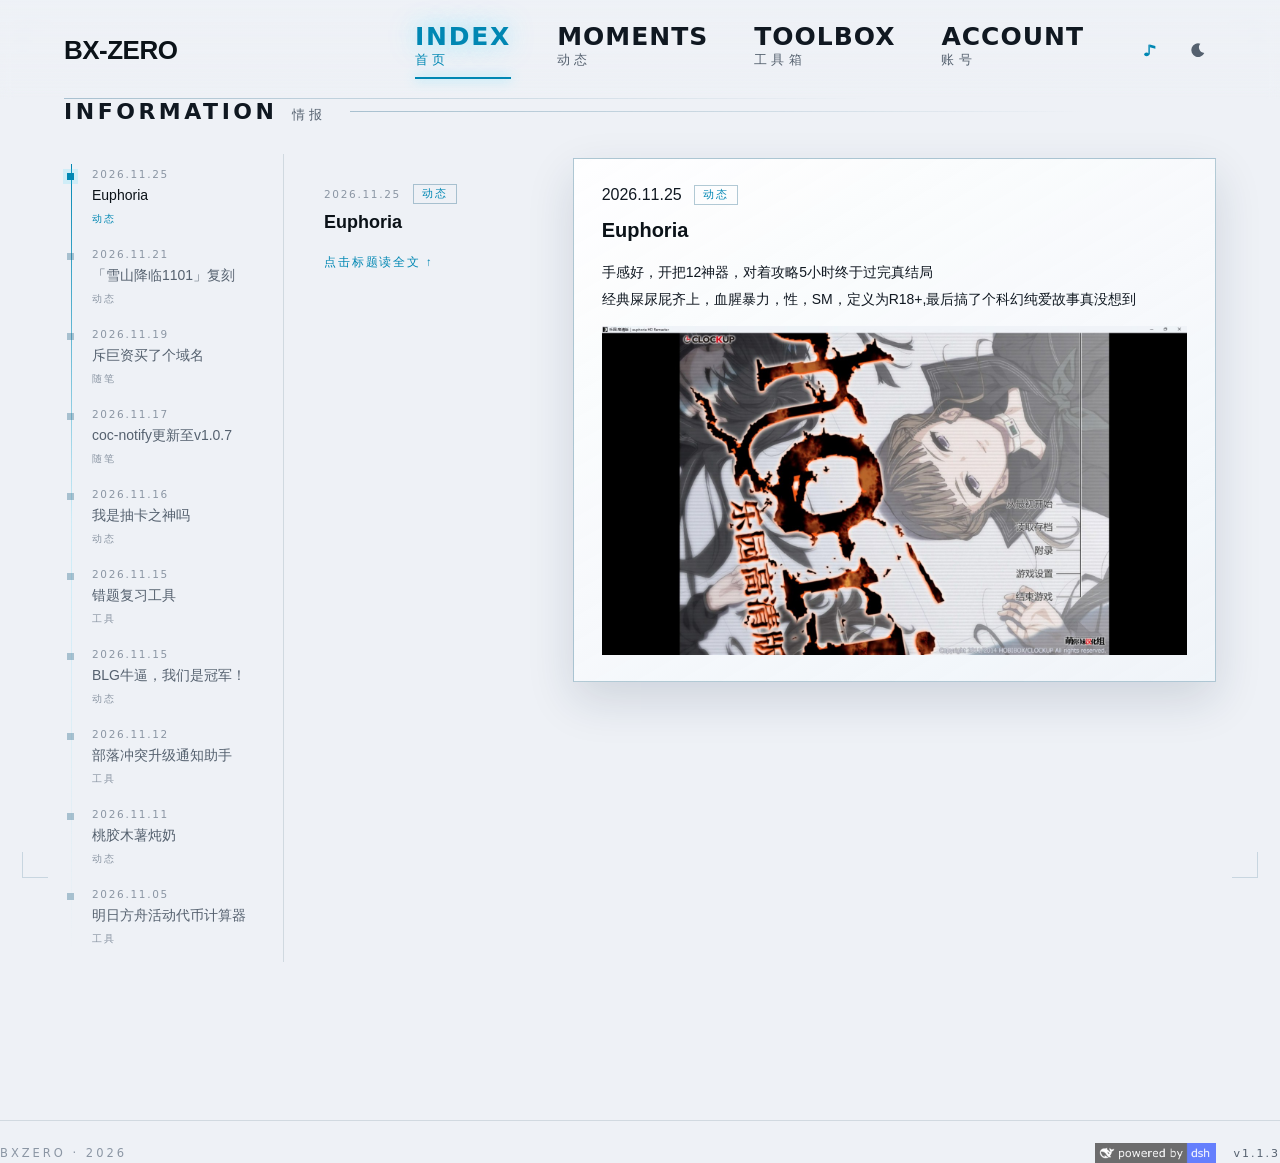
<file: index.html>
<!DOCTYPE html>
<html lang="zh-CN">
<head>
<meta charset="utf-8">
<meta name="viewport" content="width=device-width, initial-scale=1">
<title>BXZERO-个人站</title>
<meta name="description" content="写代码，做小工具，偶尔记录一点过程。这里是入口，不是简历。">
<meta property="og:type" content="website">
<meta property="og:site_name" content="BX-ZERO">
<meta property="og:title" content="BX-ZERO">
<meta property="og:description" content="BX的个人站">
<meta property="og:url" content="https://bxzero.cn/">
<meta property="og:image" content="https://bxzero.cn/img/og.png">
<meta property="og:image:width" content="1200">
<meta property="og:image:height" content="630">
<meta name="twitter:card" content="summary_large_image">
<meta name="twitter:title" content="BX-ZERO">
<meta name="twitter:description" content="BX的个人站">
<meta name="twitter:image" content="https://bxzero.cn/img/og.png">
<link rel="icon" href="https://bxzero.cn/favicon.ico" sizes="any">
<link rel="icon" type="image/png" sizes="256x256" href="https://bxzero.cn/img/bx-icon.png">
<link rel="apple-touch-icon" sizes="180x180" href="https://bxzero.cn/img/bx-icon.png">
<script id="bxz-theme-boot">
/* 在样式加载前定好主题，避免白天模式先闪一下深色 */
(function () {
  var t = null;
  try { t = localStorage.getItem("bxz-theme"); } catch (e) { /* 忽略 */ }
  if (t !== "light" && t !== "dark") {
    try {
      var m = /(?:^|; )bxz-theme=([^;]*)/.exec(document.cookie);
      if (m) t = decodeURIComponent(m[1]);
    } catch (e) { /* 忽略 */ }
  }
  if (t !== "light" && t !== "dark") {
    try {
      t = window.matchMedia && window.matchMedia("(prefers-color-scheme: light)").matches ? "light" : "dark";
    } catch (e) { t = "dark"; }
  }
  document.documentElement.dataset.theme = t;
})();
</script>
<link rel="stylesheet" href="styles.css?v=20261125c">
</head>
<body>

<!-- 背景：两层缓慢推拉 + 网格 + 扫描线 -->
<div class="bg" aria-hidden="true">
  <div class="bg-layer layer-a"></div>
  <div class="bg-layer layer-b"></div>
  <div class="grid"></div>
  <div class="scan"></div>
  <div class="vignette"></div>
</div>

<!-- 四角装饰框 -->
<div class="frame" aria-hidden="true"><i></i><i></i><i></i><i></i></div>

<header class="nav">
  <a class="brand" href="#/home" data-view="home" aria-label="BXZERO">
    <span class="brand-word">BX-ZERO</span>
  </a>

  <nav class="nav-list">
    <a class="nav-item is-active" href="#/home" data-view="home">
      <span class="en">INDEX</span>
      <span class="cn">首页</span>
    </a>
    <a class="nav-item" href="#/moments" data-view="moments">
      <span class="en">MOMENTS</span>
      <span class="cn">动态</span>
    </a>
    <a class="nav-item" href="#/tools" data-view="tools">
      <span class="en">TOOLBOX</span>
      <span class="cn">工具箱</span>
    </a>
    <a class="nav-item" href="#/account" data-view="account">
      <span class="en">ACCOUNT</span>
      <span class="cn">账号</span>
    </a>
  </nav>

  <div class="nav-tools">
    <button class="tool-btn" id="sound-toggle" type="button" aria-pressed="false" title="音乐">
      <svg viewBox="0 0 24 24" aria-hidden="true">
        <g class="spk">
          <ellipse cx="8.4" cy="16.8" rx="3.1" ry="2.4"></ellipse>
          <rect x="10.6" y="4.4" width="1.8" height="12.6" rx="0.5"></rect>
          <path d="M12.4 4.4 19.4 6.2v3.5l-7-1.8z"></path>
        </g>
      </svg>
    </button>
    <div class="player" id="player" hidden>
      <span class="pl-name" id="pl-name">正在载入…</span>
      <div class="pl-row">
        <button class="pl-btn" id="pl-mode" type="button" title="播放方式：顺序播放"></button>
        <button class="pl-btn" id="pl-prev" type="button" title="上一首"></button>
        <button class="pl-btn pl-play" id="pl-play" type="button" title="播放 / 暂停"></button>
        <button class="pl-btn" id="pl-next" type="button" title="下一首"></button>
        <button class="pl-btn" id="pl-list-btn" type="button" title="音乐列表"></button>
      </div>
      <ul class="pl-list" id="pl-list" hidden></ul>
    </div>
    <button class="tool-btn" id="theme-toggle" type="button" aria-pressed="false" title="夜间 / 白天">
      <svg viewBox="0 0 24 24" aria-hidden="true">
        <circle class="sun-core" cx="12" cy="12" r="4.4"></circle>
        <g class="sun-rays">
          <line x1="12" y1="2.4" x2="12" y2="5.2"></line>
          <line x1="12" y1="18.8" x2="12" y2="21.6"></line>
          <line x1="2.4" y1="12" x2="5.2" y2="12"></line>
          <line x1="18.8" y1="12" x2="21.6" y2="12"></line>
          <line x1="5.2" y1="5.2" x2="7.2" y2="7.2"></line>
          <line x1="16.8" y1="16.8" x2="18.8" y2="18.8"></line>
          <line x1="18.8" y1="5.2" x2="16.8" y2="7.2"></line>
          <line x1="7.2" y1="16.8" x2="5.2" y2="18.8"></line>
        </g>
        <path class="moon" d="M15.6 3.4a8.6 8.6 0 1 0 5 11.6 7 7 0 0 1-5-11.6z"></path>
      </svg>
    </button>
  </div>
</header>

<main>

  <!-- ================= 首页：左侧时间线 ================= -->
  <section class="view is-on" id="view-home">

    <div class="slab">
      <div class="slab-head">
        <h2 id="slab-home"><span class="en">INFORMATION</span><span class="cn">情报</span></h2>
        <span class="slab-line"></span>
        <a class="edit-link" id="edit-home" href="#/home-edit" data-view="home-edit" hidden>EDIT</a>
      </div>

      <div class="info">
        <aside class="info-nav" id="home-nav"></aside>
        <article class="info-body" id="home-body"></article>
      </div>
    </div>

  </section>

  <!-- ================= 动态 ================= -->
  <section class="view" id="view-moments">

    <div class="slab">
      <div class="slab-head">
        <h2><span class="en">MOMENTS</span><span class="cn">动态</span></h2>
        <span class="slab-line"></span>
        <a class="edit-link" id="edit-entry" href="#/write" data-view="write" hidden>EDIT</a>
      </div>

      <ol class="moments" id="moments-list">
        <li class="moment moment-empty">
          <div class="moment-body">
            <p>还没有内容。</p>
          </div>
        </li>
      </ol>
    </div>

  </section>

  <!-- ================= 工具箱 ================= -->
  <section class="view" id="view-tools">

    <div class="slab">
      <div class="slab-head">
        <h2 id="slab-tools"><span class="en">AVAILABLE</span><span class="cn">可用</span></h2>
        <span class="slab-line"></span>
      </div>

      <ul class="tools" id="tool-list"></ul>
    </div>

  </section>

  <!-- ================= 账号 ================= -->
  <section class="view" id="view-account">

    <div class="slab">
      <div class="slab-head">
        <h2><span class="en">ACCOUNT</span><span class="cn">账号</span></h2>
        <span class="slab-line"></span>
      </div>
      <div class="acc" id="acc-box"><p class="acc-note">正在确认…</p></div>
    </div>

  </section>

  <!-- ================= 动态详情 ================= -->
  <section class="view" id="view-write">
<!-- 口令门：没密码就进不了编辑界面 -->
<div class="gate" id="gate">
  <div class="gate-box">
    <h2>RESTRICTED</h2>
    <p>请输入密钥</p>
    <div class="pw">
      <input type="password" id="gate-input" autocomplete="current-password" placeholder="密钥">
      <button class="pw-eye" id="gate-eye" type="button" aria-label="显示密码" aria-pressed="false">
        <svg viewBox="0 0 24 24" fill="none" stroke="currentColor" stroke-width="1.7" stroke-linecap="round" stroke-linejoin="round" aria-hidden="true">
          <path d="M1.8 12S5.4 5.6 12 5.6 22.2 12 22.2 12 18.6 18.4 12 18.4 1.8 12 1.8 12Z"/>
          <circle cx="12" cy="12" r="2.9"/>
          <path class="pw-slash" d="M4.2 19.8 19.8 4.2"/>
        </svg>
      </button>
    </div>
    <button class="btn primary" id="gate-ok" type="button">进入</button>
    <p class="gate-msg" id="gate-msg"></p>
  </div>
</div>

    <div class="admin">
  <h1>写作台</h1>
  <p class="sub">MOMENTS · 写完保存，一分钟左右站点会自己更新</p>

  <!-- 连接设置：收进按钮 -->
  <div class="conn-bar">
    <button class="btn" id="conn-toggle" type="button" aria-expanded="false">仓库设置</button>
    <span class="conn-who" id="auth-state">正在确认…</span>
  </div>

  <section class="pane conn" id="conn-pane" hidden>
    <div class="pane-head">
      <h2>CONNECTION</h2><span class="cn">仓库设置</span>
      <span class="fill"></span>
      <button class="btn" id="save-cfg" type="button">记下设置</button>
    </div>

    <div class="settings-grid">
      <div class="field">
        <label for="cfg-owner">账号</label>
        <input type="text" id="cfg-owner" placeholder="BX-ZERO" autocomplete="off">
      </div>
      <div class="field">
        <label for="cfg-repo">仓库</label>
        <input type="text" id="cfg-repo" placeholder="Personal-website" autocomplete="off">
      </div>
      <div class="field">
        <label for="cfg-branch">分支</label>
        <input type="text" id="cfg-branch" placeholder="main" autocomplete="off">
      </div>
      <div class="field">
        <label>登录状态</label>
        <div id="auth-state2" style="font-size:12.5px;opacity:.75;padding:9px 0;">正在确认…</div>
      </div>
    </div>

    <p class="hint">
      读取走公开接口，写入由 Worker 代为提交，仓库令牌不进浏览器。
      登录票据存在这台电脑的浏览器里，三十天后失效。
    </p>
  </section>

  <!-- 编辑区：整宽 -->
  <section class="pane editor">
    <div class="pane-head">
      <h2>EDITOR</h2><span class="cn">写这一条</span>
      <span class="fill"></span>
      <button class="btn" id="new-entry" type="button">新建</button>
    </div>

    <div class="two">
      <div class="field">
        <label for="f-date">日期</label>
        <input type="date" id="f-date">
      </div>
      <div class="field">
        <label for="f-title">标题</label>
        <input type="text" id="f-title" placeholder="一句话标题" autocomplete="off">
      </div>
    </div>

    <div class="field">
      <label>正文</label>
      <div class="rt">
        <div class="rt-toolbar" id="rt-toolbar">
          <select class="rt-select" data-block>
            <option value="p">正文</option>
            <option value="h2">大标题</option>
            <option value="h3">小标题</option>
            <option value="blockquote">引用</option>
            <option value="pre">代码块</option>
          </select>
          <select class="rt-select" data-size>
            <option value="">字号</option>
            <option value="12px">12</option>
            <option value="14px">14</option>
            <option value="16px">16</option>
            <option value="18px">18</option>
            <option value="22px">22</option>
            <option value="28px">28</option>
          </select>
          <span class="rt-sep"></span>
          <button type="button" id="rt-undo" title="撤销">↶</button>
          <button type="button" id="rt-redo" title="重做">↷</button>
          <span class="rt-sep"></span>
          <button type="button" data-cmd="bold" title="加粗"><b>B</b></button>
          <button type="button" data-cmd="italic" title="倾斜"><i>I</i></button>
          <button type="button" data-cmd="underline" title="下划线"><u>U</u></button>
          <button type="button" data-cmd="strikeThrough" title="删除线"><s>S</s></button>
          <input type="color" class="rt-color" id="rt-color" value="#35d8ff" title="文字颜色">
          <span class="rt-sep"></span>
          <button type="button" data-cmd="justifyLeft" title="左对齐">左</button>
          <button type="button" data-cmd="justifyCenter" title="居中">中</button>
          <button type="button" data-cmd="justifyRight" title="右对齐">右</button>
          <span class="rt-sep"></span>
          <button type="button" data-cmd="insertUnorderedList" title="无序列表">•</button>
          <button type="button" data-cmd="insertOrderedList" title="有序列表">1.</button>
          <button type="button" id="rt-link" title="插入链接">链接</button>
          <button type="button" id="rt-img" title="插入图片">图片</button>
          <button type="button" id="rt-hr" title="分隔线">分隔</button>
          <button type="button" id="rt-table" title="插入表格">表格</button>
          <button type="button" id="rt-fold" title="插入折叠块">折叠</button>
          <button type="button" id="rt-now" title="插入当前日期时间">时间</button>
          <button type="button" id="rt-sub" title="下标">x₂</button>
          <button type="button" id="rt-sup" title="上标">x²</button>
          <button type="button" id="rt-clear" title="清除格式">清</button>
          <button type="button" id="rt-source" title="看或改 HTML 源码">&lt;/&gt;</button>
          <button type="button" id="rt-height" title="切换编辑区高度">高</button>
          <span class="rt-sep"></span>
          <button type="button" id="rt-draft" title="把当前内容存在本机">存草稿</button>
          <span class="rt-sep"></span>
          <input class="rt-file" id="rt-file-name" type="text" readonly placeholder="图片上传进度会显示在这" title="图片上传进度">
        </div>
        <div class="rt-body" id="f-body" contenteditable="true"></div>
        <div class="rt-count" id="rt-count">正文 0 字 · 0 张图</div>
        <div class="atts" id="atts"></div>
      </div>
      <input type="file" id="img-file" accept="image/*" multiple hidden>
    </div>

    <div class="row">
      <button class="btn primary" id="btn-save" type="button">保存到仓库</button>
      <button class="btn danger" id="btn-del" type="button">删除这一条</button>
      <button class="btn" id="btn-reload" type="button">从仓库重读</button>
      <button class="btn" id="btn-sweep" type="button">清理未引用图片</button>
      <span class="status" id="status"></span>
    </div>
    <!-- 悬停浮出整页预览 -->
    <div class="float-preview" id="float-preview" hidden>
      <div class="float-sheet">
        <div class="float-head">
          <span class="float-tag">PREVIEW 效果</span>
          <span class="float-close" id="float-close">关闭</span>
        </div>
        <div class="float-scroll"><div id="float-body"></div></div>
      </div>
    </div>
    <!-- HTML 源码模式 -->
    <div class="srcpane" id="srcpane" hidden>
      <div class="srcpane-sheet">
        <div class="srcpane-head"><span>HTML 源码</span><span class="srcpane-close" id="srcpane-close">关闭</span></div>
        <textarea class="srcpane-text" id="srcpane-text" spellcheck="false"></textarea>
        <div class="srcpane-foot"><button class="btn primary" id="srcpane-ok" type="button">按这份源码更新正文</button></div>
      </div>
    </div>
  </section>

  <div class="grid2">
    <section class="pane">
      <div class="pane-head">
        <h2>ENTRIES</h2><span class="cn">已有的</span>
        <span class="fill"></span>
        <span class="cn" id="count"></span>
      </div>

      <ul class="entries" id="entries"></ul>
    </section>

    <section class="pane">
      <div class="pane-head">
        <h2>PREVIEW</h2><span class="cn">效果</span>
      </div>
      <div class="preview" id="preview">
        <div class="moment-body">
          <p style="color:var(--dimmer)">左边写点什么，这里会跟着变。</p>
        </div>
      </div>
    </section>
  </div>
    </div>
  </section>

  <section class="view" id="view-home-edit">
  <h1>主页信息</h1>
  <p class="sub">INFORMATION · 改完保存，一分钟左右站点会自己更新</p>

  <div class="gate" id="he-gate">
    <p>请输入密钥</p>
    <div class="pw" style="max-width:280px;margin:0 auto 14px;">
      <input id="pass" type="password" autocomplete="current-password" placeholder="密钥">
      <button class="pw-eye" id="pass-eye" type="button" aria-label="显示密码" aria-pressed="false">
        <svg viewBox="0 0 24 24" fill="none" stroke="currentColor" stroke-width="1.7" stroke-linecap="round" stroke-linejoin="round" aria-hidden="true">
          <path d="M1.8 12S5.4 5.6 12 5.6 22.2 12 22.2 12 18.6 18.4 12 18.4 1.8 12 1.8 12Z"/>
          <circle cx="12" cy="12" r="2.9"/>
          <path class="pw-slash" d="M4.2 19.8 19.8 4.2"/>
        </svg>
      </button>
    </div>
    <button class="btn primary" id="sign-in" type="button">进入</button>
    <p class="status" id="he-gate-msg"></p>
  </div>

  <div id="form" hidden>

    <nav class="tabs" id="tabs">
      <button class="tab is-on" type="button" data-tab="basic">区块标题</button>
      <button class="tab" type="button" data-tab="tools">工具箱</button>
      <button class="tab" type="button" data-tab="music">背景音乐</button>
      <button class="tab" type="button" data-tab="entries">手写条目</button>
      <span class="tab-ink" id="tab-ink"></span>
    </nav>

    <section class="pane is-on" data-pane="basic">
      <div class="pane-head"><h2>BASIC</h2><span class="cn">区块标题</span></div>
      <div class="pane-body"><div class="pane-inner">
        <div class="two">
          <label class="f"><span>首页区块英文</span><input id="f-slab-home-en" type="text" placeholder="INFORMATION"></label>
          <label class="f"><span>首页区块中文</span><input id="f-slab-home-cn" type="text" placeholder="情报"></label>
        </div>
        <div class="two">
          <label class="f"><span>工具区块英文</span><input id="f-slab-tools-en" type="text" placeholder="AVAILABLE"></label>
          <label class="f"><span>工具区块中文</span><input id="f-slab-tools-cn" type="text" placeholder="可用"></label>
        </div>
      </div></div>
    </section>

    <section class="pane" data-pane="tools">
      <div class="pane-head"><h2>TOOLS</h2><span class="cn">工具箱</span><span class="fill"></span>
        <button class="btn mini" id="add-tool" type="button">加一个工具</button>
      </div>
      <div class="pane-body"><div class="pane-inner"><div id="tools"></div></div></div>
    </section>

    <section class="pane" data-pane="music">
      <div class="pane-head"><h2>MUSIC</h2><span class="cn">背景音乐（访客只能开关音量）</span><span class="fill"></span>
        <button class="btn mini" id="pick-audio" type="button">上传音频</button>
        <button class="btn mini" id="add-track" type="button">加一首</button>
      </div>
      <div class="pane-body"><div class="pane-inner">
        <input id="audio-file" type="file" accept="audio/*" multiple hidden>
        <label class="f"><span>音量 0 – 1</span>
          <input id="f-volume" type="number" min="0" max="1" step="0.05">
        </label>
        <div id="tracks"></div>
      </div></div>
    </section>

    <section class="pane" data-pane="entries">
      <div class="pane-head"><h2>ENTRIES</h2><span class="cn">手写条目（动态会自动并进来）</span><span class="fill"></span>
        <button class="btn mini" id="add-entry" type="button">加一条</button>
      </div>
      <div class="pane-body"><div class="pane-inner"><div id="he-entries"></div></div></div>
    </section>

    <div class="row">
      <button class="btn primary" id="save" type="button">保存到仓库</button>
      <button class="btn" id="reload" type="button">从仓库重读</button>
      <span class="status" id="he-status"></span>
    </div>

  </div>
  </section>

  <section class="view" id="view-post">

    <article class="post-wrap">
      <a class="post-back" id="post-back" href="#">← 回到上一页</a>
      <div id="post-body"></div>
    </article>

  </section>

</main>

<footer class="foot">
  <p>BXZERO · <span id="year">2026</span></p>
  <img class="badge" src="img/dsh-badge.png" width="121" height="20" alt="powered by dsh">
  <span class="ver">v1.1.3</span>
</footer>

  <!-- 数据文件按分钟取版本，写作台保存后不必等 CDN 缓存过期 -->
  <script>
    (function () {
      var v = Math.floor(Date.now() / 60000);
      document.write('<script src="home.js?t=' + v + '"><\/script>');
      document.write('<script src="moments.js?t=' + v + '"><\/script>');
    })();
  </script>
<script src="auth.js?v=20261125c"></script>
<script src="main.js?v=20261125c"></script>
<script>
(function () {
  "use strict";

  var DATA_PATH = "home.js";

  var gate = document.getElementById("he-gate");
  var formBox = document.getElementById("form");
  var statusBox = document.getElementById("he-status");

  var state = clone(window.BX_HOME || {});

  function clone(o) {
    return JSON.parse(JSON.stringify(o || {}));
  }

  function esc(s) {
    return String(s == null ? "" : s).replace(/[&<>"]/g, function (c) {
      return { "&": "&amp;", "<": "&lt;", ">": "&gt;", '"': "&quot;" }[c];
    });
  }

  function setStatus(text, kind) {
    statusBox.textContent = text || "";
    statusBox.className = "status" + (kind ? " " + kind : "");
  }

  /* ---------- 渲染 ---------- */

  var fSlabHomeEn = document.getElementById("f-slab-home-en");
  var fSlabHomeCn = document.getElementById("f-slab-home-cn");
  var fSlabToolsEn = document.getElementById("f-slab-tools-en");
  var fSlabToolsCn = document.getElementById("f-slab-tools-cn");

  function slabOf() {
    if (!state.slab || typeof state.slab !== "object") state.slab = {};
    if (!state.slab.home) state.slab.home = { en: "INFORMATION", cn: "情报" };
    if (!state.slab.tools) state.slab.tools = { en: "AVAILABLE", cn: "可用" };
    return state.slab;
  }

  function bindSlab(input, which, field) {
    input.addEventListener("input", function () {
      slabOf()[which][field] = input.value;
    });
  }

  bindSlab(fSlabHomeEn, "home", "en");
  bindSlab(fSlabHomeCn, "home", "cn");
  bindSlab(fSlabToolsEn, "tools", "en");
  bindSlab(fSlabToolsCn, "tools", "cn");
  var toolsBox = document.getElementById("tools");
  var entriesBox = document.getElementById("he-entries");
  var tracksBox = document.getElementById("tracks");
  var fVolume = document.getElementById("f-volume");

  function musicOf() {
    if (!state.music || typeof state.music !== "object") state.music = { volume: 0.35, tracks: [] };
    if (!Array.isArray(state.music.tracks)) state.music.tracks = [];
    return state.music;
  }

  /* 折叠行：三个列表共用的头部 */
  function foldHead(i, title, kind, on) {
    return '<div class="ent-row' + (on ? " is-on" : "") + '" data-i="' + i + '">' +
      '<button class="ent-toggle" type="button" data-act="open" data-i="' + i + '">' +
      '<span class="ent-caret" aria-hidden="true"></span>' +
      '<span class="ent-title">' + esc(title || "（没有名字）") + "</span>" +
      '<span class="ent-kind">' + esc(kind || "") + "</span>" +
      "</button>" +
      '<span class="ent-tools">' +
      '<button class="ent-move" type="button" data-act="up" data-i="' + i + '" title="上移">↑</button>' +
      '<button class="ent-move" type="button" data-act="down" data-i="' + i + '" title="下移">↓</button>' +
      "</span>" +
      "</div>";
  }

  function renderTracks() {
    var m = musicOf();
    if (!m.tracks.length) {
      tracksBox.innerHTML = '<p class="status">还没有曲目。</p>';
      return;
    }
    if (openIdx.music >= m.tracks.length) openIdx.music = -1;
    tracksBox.innerHTML = m.tracks.map(function (t, i) {
      var on = openIdx.music === i;
      var file = String(t.src || "").replace(/^music\//, "");
      if (!on) return '<div class="ent" data-i="' + i + '">' + foldHead(i, t.title, file, false) + "</div>";
      return '<div class="card" data-i="' + i + '">' +
        foldHead(i, t.title, file, true) +
        '<div class="two">' +
        '<label class="f"><span>曲名</span><input data-k="title" type="text" value="' + esc(t.title) + '"></label>' +
        '<label class="f"><span>文件路径</span><input data-k="src" type="text" placeholder="music/xxx.mp3" value="' + esc(t.src) + '"></label>' +
        "</div>" +
        '<div class="acts">' +
        '<button class="btn mini" data-act="up" type="button">上移</button>' +
        '<button class="btn mini" data-act="down" type="button">下移</button>' +
        '<button class="btn mini danger" data-act="del" type="button">删除</button>' +
        "</div></div>";
    }).join("");
  }

  function renderTools() {
    var rows = state.tools || [];
    if (!rows.length) {
      toolsBox.innerHTML = '<p class="status">还没有工具。</p>';
      return;
    }
    if (openIdx.tools >= rows.length) openIdx.tools = -1;
    toolsBox.innerHTML = rows.map(function (t, i) {
      var on = openIdx.tools === i;
      var kind = t.tag || t.en || "TOOL";
      if (!on) return '<div class="ent" data-i="' + i + '">' + foldHead(i, t.cn, kind, false) + "</div>";
      return '<div class="card" data-i="' + i + '">' +
        foldHead(i, t.cn, kind, true) +
        '<div class="two">' +
        '<label class="f"><span>中文名</span><input data-k="cn" type="text" value="' + esc(t.cn) + '"></label>' +
        '<label class="f"><span>仓库名 / 代号</span><input data-k="en" type="text" value="' + esc(t.en) + '"></label>' +
        "</div>" +
        '<label class="f"><span>链接</span><input data-k="href" type="text" value="' + esc(t.href) + '"></label>' +
        '<div class="two">' +
        '<label class="f"><span>标签</span><input data-k="tag" type="text" value="' + esc(t.tag) + '"></label>' +
        '<label class="f"><span>说明</span><input data-k="desc" type="text" value="' + esc(t.desc) + '"></label>' +
        "</div>" +
        '<div class="acts">' +
        '<button class="btn mini" data-act="up" type="button">上移</button>' +
        '<button class="btn mini" data-act="down" type="button">下移</button>' +
        '<button class="btn mini danger" data-act="del" type="button">删除</button>' +
        "</div></div>";
    }).join("");
  }

  /* 当前展开编辑的那一条，-1 表示全部收起 */
  var openIdx = { tools: -1, music: -1, entries: -1 };

  function entryHead(e, i, on) {
    return '<button class="ent-row' + (on ? " is-on" : "") + '" type="button" data-act="open" data-i="' + i + '">' +
      '<span class="ent-caret" aria-hidden="true"></span>' +
      '<span class="ent-date">' + esc(e.date || "—") + "</span>" +
      '<span class="ent-title">' + esc(e.title || "（没标题）") + "</span>" +
      '<span class="ent-kind">' + (e.kind === "tool" ? "工具" : "随笔") + "</span>" +
      "</button>";
  }

  function renderEntries() {
    var rows = state.entries || [];
    if (!rows.length) {
      entriesBox.innerHTML = '<p class="status">还没有手写条目。</p>';
      return;
    }
    if (openIdx.entries >= rows.length) openIdx.entries = -1;
    entriesBox.innerHTML = rows.map(function (e, i) {
      var on = openIdx.entries === i;
      if (!on) return '<div class="ent" data-i="' + i + '">' + entryHead(e, i, false) + "</div>";
      return '<div class="card" data-i="' + i + '">' +
        entryHead(e, i, true) +
        '<div class="two">' +
        '<label class="f"><span>日期</span><input data-k="date" type="date" value="' + esc(e.date) + '"></label>' +
        '<label class="f"><span>标题</span><input data-k="title" type="text" value="' + esc(e.title) + '"></label>' +
        "</div>" +
        '<div class="two">' +
        '<label class="f"><span>类型</span><select data-k="kind">' +
        '<option value="note"' + (e.kind === "note" ? " selected" : "") + ">随笔</option>" +
        '<option value="tool"' + (e.kind === "tool" ? " selected" : "") + ">工具</option>" +
        "</select></label>" +
        '<label class="f"><span>链接（可空）</span><input data-k="href" type="text" value="' + esc(e.href) + '"></label>' +
        "</div>" +
        '<label class="f"><span>描述</span><textarea data-k="desc" rows="2">' + esc(e.desc) + "</textarea></label>" +
        '<div class="acts">' +
        '<button class="btn mini" data-act="up" type="button">上移</button>' +
        '<button class="btn mini" data-act="down" type="button">下移</button>' +
        '<button class="btn mini danger" data-act="del" type="button">删除</button>' +
        "</div></div>";
    }).join("");
  }

  function renderAll() {
    var sl = slabOf();
    fSlabHomeEn.value = sl.home.en || "";
    fSlabHomeCn.value = sl.home.cn || "";
    fSlabToolsEn.value = sl.tools.en || "";
    fSlabToolsCn.value = sl.tools.cn || "";
    fVolume.value = typeof musicOf().volume === "number" ? musicOf().volume : 0.35;
    renderTools();
    renderTracks();
    renderEntries();
  }

  /* ---------- 编辑 ---------- */

  function bindList(box, getList, rerender, key) {
    box.addEventListener("input", function (e) {
      var field = e.target.closest("[data-k]");
      var card = e.target.closest("[data-i]");
      if (!field || !card) return;
      var i = Number(card.dataset.i);
      var list = getList();
      if (!list[i]) return;
      list[i][field.dataset.k] = field.value;
    });

    box.addEventListener("change", function (e) {
      var field = e.target.closest("[data-k]");
      var card = e.target.closest("[data-i]");
      if (!field || !card) return;
      var i = Number(card.dataset.i);
      var list = getList();
      if (!list[i]) return;
      list[i][field.dataset.k] = field.value;
    });

    box.addEventListener("click", function (e) {
      var btn = e.target.closest("[data-act]");
      if (!btn) return;
      var card = e.target.closest("[data-i]");
      if (!card) return;
      var i = Number(card.dataset.i);
      var list = getList();
      var act = btn.dataset.act;
      if (act === "open") {
        openIdx[key] = openIdx[key] === i ? -1 : i;
        rerender();
        return;
      }
      if (act === "del") {
        list.splice(i, 1);
        openIdx[key] = -1;
      } else if (act === "up" && i > 0) {
        openIdx[key] = -1;
        var tmp = list[i - 1];
        list[i - 1] = list[i];
        list[i] = tmp;
      } else if (act === "down" && i < list.length - 1) {
        openIdx[key] = -1;
        var tmp2 = list[i + 1];
        list[i + 1] = list[i];
        list[i] = tmp2;
      }
      rerender();
    });
  }

  bindList(toolsBox, function () { return state.tools || (state.tools = []); }, renderTools, "tools");
  bindList(entriesBox, function () { return state.entries || (state.entries = []); }, renderEntries, "entries");
  bindList(tracksBox, function () { return musicOf().tracks; }, renderTracks, "music");

  fVolume.addEventListener("input", function () {
    var v = parseFloat(fVolume.value);
    musicOf().volume = isNaN(v) ? 0.35 : Math.max(0, Math.min(1, v));
  });

  document.getElementById("add-track").addEventListener("click", function () {
    musicOf().tracks.unshift({ title: "新曲目", src: "music/" });
    openIdx.music = 0;
    renderTracks();
  });

  /* 上传本地音频：先传到仓库 music/ 目录，再自动填进曲目 */

  var pickAudio = document.getElementById("pick-audio");
  var audioFile = document.getElementById("audio-file");

  function readBase64(file) {
    return new Promise(function (res, rej) {
      var fr = new FileReader();
      fr.onload = function () { res(String(fr.result).split(",")[1] || ""); };
      fr.onerror = function () { rej(new Error("读不到这个文件")); };
      fr.readAsDataURL(file);
    });
  }

  function audioPath(file) {
    var m = /\.([A-Za-z0-9]+)$/.exec(file.name || "");
    var ext = m ? m[1].toLowerCase() : "mp3";
    return "music/" + Date.now() + "-" + Math.random().toString(36).slice(2, 8) + "." + ext;
  }

  async function sendAudio(files) {
    if (!files || !files.length) return;
    for (var i = 0; i < files.length; i++) {
      var file = files[i];
      setStatus("上传中 " + (i + 1) + " / " + files.length + "：" + file.name);
      try {
        var path = audioPath(file);
        var b64 = await readBase64(file);
        await window.BXAuth.upload(path, b64, "上传音乐");
        musicOf().tracks.unshift({ title: (file.name || "曲目").replace(/\.[^.]+$/, ""), src: path });
        openIdx.music = 0;
        renderTracks();
      } catch (e) {
        setStatus("上传失败：" + (e && e.message ? e.message : e), "bad");
        return;
      }
    }
    setStatus("音频已传进仓库，点「保存到仓库」之后曲目才会生效。", "ok");
  }

  pickAudio.addEventListener("click", function () {
    audioFile.click();
  });

  audioFile.addEventListener("change", function () {
    var files = [].slice.call(audioFile.files || []);
    audioFile.value = "";
    sendAudio(files);
  });

  document.getElementById("add-tool").addEventListener("click", function () {
    state.tools = state.tools || [];
    state.tools.unshift({ cn: "新工具", en: "repo-name", desc: "一句话说明。", href: "", tag: "TOOL" });
    openIdx.tools = 0;
    renderTools();
  });

  document.getElementById("add-entry").addEventListener("click", function () {
    state.entries = state.entries || [];
    state.entries.unshift({
      date: new Date().toISOString().slice(0, 10),
      kind: "note",
      title: "新条目",
      desc: "",
      href: ""
    });
    openIdx.entries = 0;
    renderEntries();
  });

  /* ---------- 读写仓库 ---------- */

  var HEADER = [
    "/* ==========================================================",
    "   首页信息",
    "   这个文件可以直接手改，也可以用 在首页的主页信息编辑里改后保存",
    "",
    "   entries 里是手写的条目（工具上线、杂事），动态会从 moments.js 自动并进来。",
    "   kind 取值：post（动态，自动的） / tool（工具） / note（随手记）",
    "   ========================================================== */",
    "",
    ""
  ].join("\n");

  function toFileText(d) {
    return HEADER + "window.BX_HOME = " + JSON.stringify(d, null, 2) + ";\n";
  }

  function parseFileText(text) {
    var m = String(text).match(/window\.BX_HOME\s*=\s*([\s\S]*?);?\s*$/);
    if (!m) return null;
    try {
      return JSON.parse(m[1]);
    } catch (e) {
      try {
        return new Function("return (" + m[1] + ");")();
      } catch (e2) {
        return null;
      }
    }
  }

  function loadRemote() {
    if (!window.BXAuth) return;
    setStatus("正在读仓库…");
    window.BXAuth.read(DATA_PATH).then(function (res) {
      var parsed = parseFileText(res.text || "");
      if (parsed) {
        state = parsed;
        renderAll();
        setStatus("已从仓库读到最新版本", "ok");
      } else {
        setStatus("仓库里的文件没解析出来，先用页面上的内容", "err");
      }
    }).catch(function (e) {
      setStatus("读取失败：" + e.message, "err");
    });
  }

  function doSave() {
    if (!window.BXAuth) {
      setStatus("登录之后才能保存", "err");
      return;
    }
    setStatus("正在提交…");
    window.BXAuth.save(DATA_PATH, toFileText(state), "更新主页信息").then(function () {
      setStatus("已提交。Pages 一般一分钟内重建完，稍等刷新站点。", "ok");
      sweepOrphans();
    }).catch(function (e) {
      setStatus("提交失败：" + e.message, "err");
    });
  }

  /* 提交完顺手清掉没人引用的旧图，失败不打扰 */
  function sweepOrphans() {
    if (!window.BXAuth || !window.BXAuth.cleanup) return;
    window.BXAuth.cleanup({ minAgeHours: 24 }).then(function (res) {
      var n = (res.deleted || []).length;
      if (n > 0) setStatus("已提交，顺手清掉了 " + n + " 张没人引用的旧图。", "ok");
    }).catch(function () {});
  }

  document.getElementById("save").addEventListener("click", doSave);
  document.getElementById("reload").addEventListener("click", loadRemote);
  document.getElementById("sign-in").addEventListener("click", function () {
    var input = document.getElementById("pass");
    var msg = document.getElementById("he-gate-msg");
    var pw = (input && input.value ? input.value : "").trim();
    if (!window.BXAuth) { msg.textContent = "auth.js 没加载。"; return; }
    if (!pw) { msg.textContent = "先填密钥。"; return; }
    msg.textContent = "正在核对…";
    window.BXAuth.loginWithPassword(pw).then(function () {
      location.reload();
    }).catch(function (e) {
      msg.textContent = e && e.message ? e.message : "密码不对";
      if (input) input.select();
    });
  });

  var passInput = document.getElementById("pass");
  if (passInput) {
    passInput.addEventListener("keydown", function (e) {
      if (e.key === "Enter") document.getElementById("sign-in").click();
    });
  }

  /* 小眼睛：点一下在掩码与明文之间切换 */
  (function bindEye() {
    var eye = document.getElementById("pass-eye");
    if (!passInput || !eye) return;
    eye.addEventListener("click", function () {
      var show = passInput.type === "password";
      passInput.type = show ? "text" : "password";
      eye.classList.toggle("is-on", show);
      eye.setAttribute("aria-pressed", show ? "true" : "false");
      eye.setAttribute("aria-label", show ? "隐藏密码" : "显示密码");
      passInput.focus();
    });
  })();

  /* ---------- 顶部分页与折叠 ---------- */

  var tabsBox = document.getElementById("tabs");
  var tabInk = document.getElementById("tab-ink");
  var panes = Array.prototype.slice.call(document.querySelectorAll("[data-pane]"));

  function moveInk(tab) {
    if (!tab || !tabInk) return;
    tabInk.style.left = tab.offsetLeft + "px";
    tabInk.style.width = tab.offsetWidth + "px";
  }

  function pickTab(name) {
    if (!tabsBox) return;
    Array.prototype.forEach.call(tabsBox.querySelectorAll(".tab"), function (b) {
      b.classList.toggle("is-on", b.dataset.tab === name);
    });
    panes.forEach(function (p) {
      p.classList.toggle("is-on", p.dataset.pane === name);
    });
    moveInk(tabsBox.querySelector(".tab.is-on"));
  }

  if (tabsBox) {
    tabsBox.addEventListener("click", function (e) {
      var tab = e.target.closest("[data-tab]");
      if (tab) pickTab(tab.dataset.tab);
    });
  }

  panes.forEach(function (p) {
    var head = p.querySelector(".pane-head");
    if (!head) return;
    head.addEventListener("click", function (e) {
      if (e.target.closest("button")) return;
      p.classList.toggle("is-fold");
    });
  });

  window.addEventListener("resize", function () {
    moveInk(tabsBox && tabsBox.querySelector(".tab.is-on"));
  });

  /* ---------- 启动 ---------- */

  renderAll();

  var booted = false;

  function boot() {
    if (booted) return;
    booted = true;

    if (window.BXAuth) {
      window.BXAuth.me().then(function (who) {
      if (who && who.ok) {
        gate.hidden = true;
        formBox.hidden = false;
        pickTab("basic");
        loadRemote();
      } else if (who && who.reason && who.reason !== "none") {
        var p = gate.querySelector("p");
        if (p) p.textContent = "上次的登录没认出来（" + who.reason + "），重新点一次。";
      }
    });
    }
  }

  window.BXHomeEditBoot = boot;

  if (/^#\/home-edit$/.test(location.hash)) boot();
})();
</script>
<script>
(function () {
  "use strict";

  /* ---------- 登录门 ---------- */

  window.addEventListener("error", function (e) {
    var box = document.getElementById("status");
    if (box) {
      box.textContent = "脚本错误：" + e.message + "（第 " + e.lineno + " 行）";
      box.className = "status err";
    }
  });

  var gate = document.getElementById("gate");
  var gateOk = document.getElementById("gate-ok");
  var gateMsg = document.getElementById("gate-msg");
  var authState = document.getElementById("auth-state");

  function openGate(ok) {
    if (ok) {
      gate.hidden = true;
      gate.style.display = "none";
    } else {
      gate.hidden = false;
      gate.style.display = "";
    }
  }

  var gateInput = document.getElementById("gate-input");

  /* 小眼睛：点一下在掩码与明文之间切换，切完把焦点还给输入框 */
  (function bindEye() {
    var eye = document.getElementById("gate-eye");
    if (!gateInput || !eye) return;
    eye.addEventListener("click", function () {
      var show = gateInput.type === "password";
      gateInput.type = show ? "text" : "password";
      eye.classList.toggle("is-on", show);
      eye.setAttribute("aria-pressed", show ? "true" : "false");
      eye.setAttribute("aria-label", show ? "隐藏密码" : "显示密码");
      gateInput.focus();
    });
  })();

  function signIn() {
    if (!window.BXAuth) {
      gateMsg.textContent = "auth.js 没加载，检查同目录下有没有这个文件。";
      return;
    }
    var pw = (gateInput && gateInput.value ? gateInput.value : "").trim();
    if (!pw) {
      gateMsg.textContent = "先填密钥。";
      return;
    }
    gateMsg.textContent = "正在核对…";
    window.BXAuth.loginWithPassword(pw).then(function () {
      openGate(true); if (authState) authState.textContent = "已登录"; loadRemote();
    }).catch(function (e) {
      gateMsg.textContent = e && e.message ? e.message : "密码不对";
      if (gateInput) gateInput.select();
    });
  }

  if (gateInput) {
    gateInput.addEventListener("keydown", function (e) {
      if (e.key === "Enter") signIn();
    });
  }

  gateOk.addEventListener("click", signIn);

  function checkWho() {
    if (!window.BXAuth) return Promise.resolve({ ok: false });
    return window.BXAuth.me();
  }

  var booted = false;

  function boot() {
    if (booted) return;
    booted = true;
    checkWho().then(function (who) {
    var ok = !!(who && who.ok);
    openGate(ok);
    if (authState) authState.textContent = ok ? "已登录：" + who.login : "未登录";
    if (ok) {
      loadRemote();
    } else {
      setStatus("先登录再写。", "");
      if (gateMsg) {
        gateMsg.textContent = who && who.reason && who.reason !== "none"
          ? "上次的登录没认出来（" + who.reason + "），重新点一次。"
          : "";
      }
    }
    });
  }

  window.BXWriteBoot = boot;

  if (/^#\/write$/.test(location.hash)) boot();

  var CFG_KEY = "bxz-admin-cfg";

  var els = {
    owner: document.getElementById("cfg-owner"),
    repo: document.getElementById("cfg-repo"),
    branch: document.getElementById("cfg-branch"),
    saveCfg: document.getElementById("save-cfg"),
    date: document.getElementById("f-date"),
    title: document.getElementById("f-title"),
    body: document.getElementById("f-body"),
    save: document.getElementById("btn-save"),
    del: document.getElementById("btn-del"),
    reload: document.getElementById("btn-reload"),
    newEntry: document.getElementById("new-entry"),
    entries: document.getElementById("entries"),
    preview: document.getElementById("preview"),
    status: document.getElementById("status"),
    count: document.getElementById("count")
  };

  var DATA_PATH = "moments.js";
  var list = [];          // 当前全部条目
  var fileSha = null;     // 远端文件版本
  var currentIndex = -1;  // 正在编辑第几条，-1 表示新增

  function loadCfg() {
    var cfg = {};
    try { cfg = JSON.parse(localStorage.getItem(CFG_KEY) || "{}"); } catch (e) { cfg = {}; }
    els.owner.value = cfg.owner || "BX-ZERO";
    els.repo.value = cfg.repo || "Personal-website";
    els.branch.value = cfg.branch || "main";
  }

  function readCfg() {
    return {
      owner: els.owner.value.trim() || "BX-ZERO",
      repo: els.repo.value.trim() || "Personal-website",
      branch: els.branch.value.trim() || "main"
    };
  }

  function saveCfg() {
    var cfg = readCfg();
    try { localStorage.setItem(CFG_KEY, JSON.stringify(cfg)); } catch (e) {}
    setStatus("设置已存在本机。", "ok");
  }

  function setStatus(text, kind) {
    els.status.textContent = text || "";
    els.status.className = "status" + (kind ? " " + kind : "");
  }

  /* ---------- 编码 ---------- */

  function b64encode(str) {
    var bytes = new TextEncoder().encode(str);
    var bin = "";
    for (var i = 0; i < bytes.length; i++) bin += String.fromCharCode(bytes[i]);
    return btoa(bin);
  }

  function b64decode(b64) {
    var bin = atob(String(b64).replace(/\</g, ""));
    var bytes = new Uint8Array(bin.length);
    for (var i = 0; i < bin.length; i++) bytes[i] = bin.charCodeAt(i);
    return new TextDecoder().decode(bytes);
  }

  /* ---------- 文件格式 ---------- */

  var HEADER = "/* ==========================================================\n" +
    "   动态数据\n" +
    "   每一条：{ date: \"YYYY-MM-DD\", title: \"标题\", body: \"正文（Markdown 简写）\" }\n" +
    "   排序：新写的放数组最前面\n" +
    "   这个文件可以直接手改，也可以在首页的写作台里在线编辑后保存\n" +
    "   ========================================================== */\n\n" +
    "window.BX_MOMENTS = ";

  function toFileText(items) {
    return HEADER + JSON.stringify(items, null, 2) + ";\n";
  }

  function parseFileText(text) {
    var m = String(text).match(/window\.BX_MOMENTS\s*=\s*([\s\S]*?);?\s*$/);
    if (!m) return [];
    try {
      var arr = JSON.parse(m[1]);
      if (Array.isArray(arr)) return arr;
    } catch (e) {
      /* 手写的对象字面量键没引号，JSON 会拒，退回求值 */
    }
    try {
      var made = new Function("return (" + m[1] + ");")();
      return Array.isArray(made) ? made : [];
    } catch (e2) {
      setStatus("文件解析失败：" + e2.message, "err");
      return [];
    }
  }

  /* ---------- 渲染 ---------- */

  function esc(s) {
    return String(s == null ? "" : s).replace(/[&<>"]/g, function (c) {
      return { "&": "&amp;", "<": "&lt;", ">": "&gt;", '"': "&quot;" }[c];
    });
  }

  function inline(s) {
    return esc(s)
      .replace(/`([^`]+)`/g, "<code>$1</code>")
      .replace(/\*\*([^*]+)\*\*/g, "<strong>$1</strong>")
      .replace(/\*([^*]+)\*/g, "<em>$1</em>")
      .replace(/\[([^\]]+)\]\((https?:[^)\s]+)\)/g, '<a href="$2" target="_blank" rel="noopener">$1</a>');
  }

  function renderBody(text) {
    return String(text || "")
      .split(/\n{2,}/)
      .filter(function (b) { return b.trim(); })
      .map(function (b) { return "<p>" + inline(b).replace(/\n/g, "<br>") + "</p>"; })
      .join("");
  }

  function renderList() {
    els.count.textContent = list.length + " 条";
    if (!list.length) {
      els.entries.innerHTML = '<li class="entry"><span style="color:var(--dimmer)">还没有条目</span></li>';
      return;
    }
    els.entries.innerHTML = list.map(function (m, i) {
      return '<li class="entry' + (i === currentIndex ? " is-on" : "") + '" data-i="' + i + '">' +
        "<time>" + esc(String(m.date || "").replace(/-/g, ".")) + "</time>" +
        "<span>" + esc(m.title || "（无标题）") + "</span>" +
        '<button class="row-del" type="button" data-del="' + i + '" title="删除这条">×</button>' +
        "</li>";
    }).join("");
  }

  function bodyToHtml(text) {
    var s = String(text || "");
    if (!s.trim()) return "";
    if (/<\/?(p|div|h[1-6]|ul|ol|li|blockquote|pre|img|br|strong|em|span|a|table|thead|tbody|tr|td|th|hr|figure|details|summary|sup|sub|code)\b/i.test(s)) return s;
    return renderBody(s);
  }

  var RAW_BASE = "https://raw.githubusercontent.com/BX-ZERO/Personal-website/main/";
  var failedImgs = new WeakSet();

  /* 正文里存的是相对路径 media/xxx.jpg，线上直接能用；
     本地预览时相对路径是 404，自动退回仓库原始地址。不改 DOM 属性，保存出去仍然干净。 */
  document.addEventListener("error", function (e) {
    var img = e.target;
    if (!img || img.tagName !== "IMG" || failedImgs.has(img)) return;
    var src = img.getAttribute("src") || "";
    if (!/^media\//.test(src)) return;
    failedImgs.add(img);
    img.src = RAW_BASE + src;
  }, true);

  /* 正文里每张图都是一个可以搬动的标签，附件区只是它们的索引 */
  var attachments = [];
  var attsBox = document.getElementById("atts");

  function rawOf(src) {
    if (/^https?:/i.test(src)) return src;
    return RAW_BASE + src;
  }

  function chipList() {
    return Array.prototype.slice.call(els.body.querySelectorAll(".img-chip"));
  }

  function renderAtts() {
    if (!attsBox) return;
    attachments = chipList().map(function (c) {
      return {
        src: c.getAttribute("data-src") || "",
        name: c.getAttribute("data-file") || c.getAttribute("data-name") || "",
        chip: c
      };
    });
    if (!attachments.length) {
      attsBox.innerHTML = '<p class="att-empty">正文里还没有图片。上传的图会自动排到正文末尾，用 ↑ ↓ 调整先后。</p>';
      return;
    }
    attsBox.innerHTML = attachments.map(function (a, i) {
      var label = (i + 1) + ". " + (a.name || "图片");
      return '<div class="att" data-i="' + i + '">' +
        '<img class="att-thumb" src="' + rawOf(a.src) + '" alt="">' +
        '<div class="att-foot">' +
        '<span class="att-name" title="' + label + '">' + label + "</span>" +
        '<button class="att-btn" type="button" data-att="up" title="往前挪">↑</button>' +
        '<button class="att-btn" type="button" data-att="down" title="往后挪">↓</button>' +
        '<button class="att-btn del" type="button" data-att="del" title="从正文删掉">×</button>' +
        "</div></div>";
    }).join("");
  }

  function toChip(src, label, file) {
    var chip = document.createElement("span");
    chip.className = "img-chip";
    chip.setAttribute("contenteditable", "false");
    chip.setAttribute("data-src", src || "");
    chip.setAttribute("data-name", label || "图片");
    chip.setAttribute("data-file", file || label || "");
    var cap = document.createElement("span");
    cap.className = "chip-name";
    cap.textContent = label || "图片";
    chip.appendChild(cap);
    return chip;
  }

  /* 正文里所有图片都转成标签，附件区照它们的位置列出来 */
  function splitImages(html) {
    var holder = document.createElement("div");
    holder.innerHTML = html;
    Array.prototype.slice.call(holder.querySelectorAll("img")).forEach(function (img, i) {
      var src = img.getAttribute("src") || "";
      var file = img.getAttribute("alt") || src.split("/").pop();
      img.replaceWith(toChip(src, "图片" + (i + 1), file));
    });
    return holder.innerHTML;
  }

  function readBodyHtml() {
    var clone = els.body.cloneNode(true);
    clone.querySelectorAll(".img-chip").forEach(function (chip) {
      var img = document.createElement("img");
      img.setAttribute("src", chip.getAttribute("data-src") || "");
      img.setAttribute("alt", chip.getAttribute("data-name") || "");
      chip.replaceWith(img);
    });
    return clone.innerHTML;
  }

  /* 把第 i 张图往前或往后挪一格，直接改正文里的真实位置 */
  function moveChip(i, dir) {
    var chips = chipList();
    var from = chips[i];
    var to = chips[i + dir];
    if (!from || !to) return false;
    if (dir < 0) {
      to.parentNode.insertBefore(from, to);
    } else {
      to.parentNode.insertBefore(from, to.nextSibling);
    }
    return true;
  }

  if (attsBox) {
    attsBox.addEventListener("load", function (e) {
      var im = e.target;
      if (!im || !im.classList || !im.classList.contains("att-thumb")) return;
      var host = im.closest(".att");
      if (!host) return;
      var name = host.querySelector(".att-name");
      if (!name || name.dataset.sized) return;
      if (!im.naturalWidth) return;
      name.dataset.sized = "1";
      name.textContent = name.textContent + " · " + im.naturalWidth + "×" + im.naturalHeight;
    }, true);

    attsBox.addEventListener("click", function (e) {
      var btn = e.target.closest("[data-att]");
      if (!btn) return;
      var host = e.target.closest(".att");
      if (!host) return;
      var i = parseInt(host.dataset.i, 10);
      if (isNaN(i)) return;
      var action = btn.dataset.att;
      if (action === "del") {
        var chips = chipList();
        if (!chips[i]) return;
        chips[i].remove();
        setStatus("删掉了第 " + (i + 1) + " 张图", "ok");
      } else if (action === "up") {
        if (!moveChip(i, -1)) return;
      } else if (action === "down") {
        if (!moveChip(i, 1)) return;
      }
      renderAtts();
      renderPreview();
      writeDraft(true);
    });
  }


  function renderPreview() {
    var t = els.title.value.trim();
    var html = bodyToHtml(readBodyHtml());
    var inner = "<h1>" + inline(t || "（无标题）") + "</h1>" +
      (html || '<p style="color:var(--dimmer)">正文还是空的。</p>');
    els.preview.innerHTML = '<div class="article">' + inner + "</div>";
    var fb = document.getElementById("float-body");
    if (fb) fb.innerHTML = '<div class="article">' + inner + "</div>";
    updateCount();
  }

  function updateCount() {
    var box = document.getElementById("rt-count");
    if (!box) return;
    var text = String(els.body.innerText || "").replace(/\s+/g, "");
    box.textContent = "正文 " + text.length + " 字 · " + chipList().length + " 张图";
  }

  /* ---------- 表单 ---------- */

  function fillForm(item) {
    els.date.value = item ? (item.date || "") : new Date().toISOString().slice(0, 10);
    els.title.value = item ? (item.title || "") : "";
    els.body.innerHTML = item ? splitImages(bodyToHtml(item.body)) : "";
    renderAtts();
    renderPreview();
  }

  function readForm() {
    return {
      date: els.date.value || new Date().toISOString().slice(0, 10),
      title: els.title.value.trim(),
      body: readBodyHtml()
    };
  }

  /* ---------- GitHub API ---------- */

  function apiUrl(cfg) {
    return "https://api.github.com/repos/" + cfg.owner + "/" + cfg.repo + "/contents/" + DATA_PATH;
  }

  function loadRemote() {
    if (!window.BXAuth) {
      setStatus("auth.js 没加载，读不了仓库。", "err");
      return Promise.reject(new Error("no auth"));
    }
    setStatus("正在读取仓库…");
    return window.BXAuth.read(DATA_PATH)
      .then(function (data) {
        if (data.missing) {
          fileSha = null;
          list = [];
          renderList();
          setStatus("仓库里还没有这个文件，第一次保存会新建。", "ok");
          return;
        }
        fileSha = data.sha;
        list = parseFileText(data.text);
        renderList();
        setStatus("已读取 " + list.length + " 条。", "ok");
      })
      .catch(function (e) {
        setStatus("读取失败：" + e.message, "err");
      });
  }

  function putRemote(items, message) {
    if (!window.BXAuth) {
      setStatus("auth.js 没加载，无法提交。", "err");
      return Promise.reject(new Error("no auth"));
    }
    setStatus("正在提交…");
    return window.BXAuth.save(DATA_PATH, toFileText(items), message)
      .then(function () {
        setStatus("已提交。Pages 一般一分钟内重建完，稍等刷新站点。", "ok");
        return loadRemote();
      })
      .then(function () {
        sweepOrphans();
      })
      .catch(function (e) {
        setStatus("提交失败：" + e.message, "err");
      });
  }

  /* 提交完顺手清掉没人引用的旧图，失败不打扰 */
  function sweepOrphans() {
    if (!window.BXAuth || !window.BXAuth.cleanup) return;
    window.BXAuth.cleanup({ minAgeHours: 24 })
      .then(function (res) {
        var n = (res.deleted || []).length;
        if (n > 0) setStatus("已提交，顺手清掉了 " + n + " 张没人引用的旧图。", "ok");
      })
      .catch(function () {});
  }

  /* 手动清理：先试算，确认后立刻删，不看上传时间 */
  function doSweep() {
    if (!window.BXAuth || !window.BXAuth.cleanup) {
      setStatus("auth.js 没加载，清不了。", "err");
      return;
    }
    setStatus("正在统计…");
    window.BXAuth.cleanup({ dryRun: true, minAgeHours: 0 })
      .then(function (res) {
        var n = (res.deleted || []).length;
        if (n === 0) {
          setStatus("没有没人引用的图片，仓库是干净的。", "ok");
          return;
        }
        if (!window.confirm("有 " + n + " 张图片没有任何动态或主页引用，删掉之后只能从提交历史里找回。继续？")) {
          setStatus("已取消。", "");
          return;
        }
        setStatus("正在删除 " + n + " 张…");
        return window.BXAuth.cleanup({ minAgeHours: 0 }).then(function (r2) {
          setStatus(
            "清掉了 " + (r2.deleted || []).length + " 张，保留 " + (r2.kept || 0) + " 张在用的。",
            "ok"
          );
        });
      })
      .catch(function (e) {
        setStatus("清理失败：" + e.message, "err");
      });
  }

  /* ---------- 动作 ---------- */

  function doSave() {
    var item = readForm();
    if (!item.title && !item.body.trim()) {
      setStatus("标题和正文都是空的，没什么可存。", "err");
      return;
    }
    if (currentIndex >= 0 && currentIndex < list.length) {
      list[currentIndex] = item;
    } else {
      list.unshift(item);
      currentIndex = 0;
    }
    renderList();
    putRemote(list, "更新动态");
    dropDraft();
  }

  function deleteAt(index) {
    if (index < 0 || index >= list.length) {
      setStatus("先在上面的列表里点一条要删的。", "err");
      return;
    }
    var title = list[index].title || "无标题";
    if (!window.confirm("删掉「" + title + "」？")) return;
    list.splice(index, 1);
    currentIndex = -1;
    fillForm(null);
    renderList();
    putRemote(list, "删除动态");
  }

  function doDelete() {
    deleteAt(currentIndex);
  }

  /* ---------- 绑定 ---------- */

  els.saveCfg.addEventListener("click", saveCfg);

  els.newEntry.addEventListener("click", function () {
    currentIndex = -1;
    fillForm(null);
    renderList();
    setStatus("新建一条，写完点保存。", "ok");
  });

  els.save.addEventListener("click", doSave);
  els.del.addEventListener("click", doDelete);
  els.reload.addEventListener("click", loadRemote);
  document.getElementById("btn-sweep").addEventListener("click", doSweep);

  els.entries.addEventListener("click", function (e) {
    var del = e.target.closest("[data-del]");
    if (del) {
      e.stopPropagation();
      deleteAt(parseInt(del.dataset.del, 10));
      return;
    }
    var li = e.target.closest(".entry[data-i]");
    if (!li) return;
    var i = parseInt(li.dataset.i, 10);
    if (isNaN(i) || !list[i]) return;
    currentIndex = i;
    fillForm(list[i]);
    renderList();
    setStatus("正在改「" + (list[i].title || "无标题") + "」。", "ok");
  });

  els.title.addEventListener("input", renderPreview);
  els.body.addEventListener("input", renderPreview);

  /* ---------- 仓库设置：收进按钮 ---------- */

  var connToggle = document.getElementById("conn-toggle");
  var connPane = document.getElementById("conn-pane");

  if (connToggle && connPane) {
    connToggle.addEventListener("click", function () {
      var open = connPane.hidden;
      connPane.hidden = !open;
      connToggle.setAttribute("aria-expanded", open ? "true" : "false");
      connToggle.classList.toggle("is-on", open);
    });
  }

  /* ---------- 富文本工具条 ---------- */

  var toolbar = document.getElementById("rt-toolbar");
  var savedRange = null;

  function rememberRange() {
    var sel = window.getSelection();
    if (sel && sel.rangeCount && els.body.contains(sel.anchorNode)) {
      savedRange = sel.getRangeAt(0).cloneRange();
    }
  }

  function restoreRange() {
    if (!savedRange) return;
    var sel = window.getSelection();
    sel.removeAllRanges();
    sel.addRange(savedRange);
  }

  function exec(cmd, value) {
    els.body.focus();
    restoreRange();
    document.execCommand(cmd, false, value === undefined ? null : value);
    rememberRange();
    renderPreview();
  }

  if (toolbar) {
    document.addEventListener("selectionchange", function () {
      if (document.activeElement === els.body) rememberRange();
    });

    toolbar.addEventListener("mousedown", function (e) {
      if (e.target.closest("button")) e.preventDefault();
    });

    toolbar.querySelectorAll("button[data-cmd]").forEach(function (b) {
      b.addEventListener("click", function () { exec(b.dataset.cmd); });
    });

    var blockSel = toolbar.querySelector("[data-block]");
    if (blockSel) {
      blockSel.addEventListener("change", function () {
        exec("formatBlock", "<" + blockSel.value + ">");
      });
    }

    var sizeSel = toolbar.querySelector("[data-size]");
    if (sizeSel) {
      sizeSel.addEventListener("change", function () {
        var px = sizeSel.value;
        if (!px) return;
        var sel = window.getSelection();
        if (!sel || !sel.rangeCount || sel.isCollapsed) {
          setStatus("先选中要改字号的文字。", "err");
          return;
        }
        var range = sel.getRangeAt(0);
        var span = document.createElement("span");
        span.style.fontSize = px;
        try {
          span.appendChild(range.extractContents());
          range.insertNode(span);
          renderPreview();
        } catch (err) {
          setStatus("字号调整失败：" + err.message, "err");
        }
      });
    }

    var colorInput = document.getElementById("rt-color");
    if (colorInput) {
      colorInput.addEventListener("input", function () { exec("foreColor", colorInput.value); });
    }

    var linkBtn = document.getElementById("rt-link");
    if (linkBtn) {
      linkBtn.addEventListener("click", function () {
        var href = window.prompt("链接地址", "https://");
        if (href) exec("createLink", href);
      });
    }

    var hrBtn = document.getElementById("rt-hr");
    if (hrBtn) {
      hrBtn.addEventListener("click", function () {
        els.body.focus();
        restoreRange();
        document.execCommand("insertHorizontalRule", false, null);
        renderPreview();
      });
    }

    var clearBtn = document.getElementById("rt-clear");
  var draftBtn = document.getElementById("rt-draft");
  if (draftBtn) {
    draftBtn.addEventListener("click", function () { writeDraft(false); });
  }
  if (clearBtn) {
      clearBtn.addEventListener("click", function () { exec("removeFormat"); });
    }

    /* ---------- 撤销重做、表格、折叠、时间、上下标、源码、高度 ---------- */

    function insertHtml(html) {
      els.body.focus();
      restoreRange();
      document.execCommand("insertHTML", false, html);
      rememberRange();
      renderAtts();
      renderPreview();
      writeDraft(true);
    }

    function bindBtn(id, fn) {
      var b = document.getElementById(id);
      if (b) b.addEventListener("click", fn);
    }

    bindBtn("rt-undo", function () {
      els.body.focus();
      document.execCommand("undo");
      rememberRange();
      renderAtts();
      renderPreview();
      writeDraft(true);
    });

    bindBtn("rt-redo", function () {
      els.body.focus();
      document.execCommand("redo");
      rememberRange();
      renderAtts();
      renderPreview();
      writeDraft(true);
    });
    bindBtn("rt-sub", function () { exec("subscript"); });
    bindBtn("rt-sup", function () { exec("superscript"); });

    bindBtn("rt-table", function () {
      var cell = "<td>&nbsp;</td>";
      var row = "<tr>" + cell + cell + cell + "</tr>";
      insertHtml("<table><tbody>" + row + row + row + "</tbody></table><p><br></p>");
    });

    bindBtn("rt-fold", function () {
      insertHtml("<details><summary>点开看</summary><p>折叠起来的内容。</p></details><p><br></p>");
    });

    bindBtn("rt-now", function () {
      var d = new Date();
      var p2 = function (n) { return n < 10 ? "0" + n : "" + n; };
      insertHtml(d.getFullYear() + "-" + p2(d.getMonth() + 1) + "-" + p2(d.getDate()) +
        " " + p2(d.getHours()) + ":" + p2(d.getMinutes()));
    });

    bindBtn("rt-height", function () {
      els.body.classList.toggle("is-tall");
      setStatus(els.body.classList.contains("is-tall") ? "编辑区换成大窗。" : "编辑区换回小窗。", "ok");
    });

    /* 源码模式 */
    var srcPane = document.getElementById("srcpane");
    var srcText = document.getElementById("srcpane-text");

    function closeSource() { if (srcPane) srcPane.hidden = true; }

    bindBtn("rt-source", function () {
      if (!srcPane || !srcText) return;
      srcText.value = readBodyHtml();
      srcPane.hidden = false;
      srcText.focus();
    });

    bindBtn("srcpane-close", closeSource);

    bindBtn("srcpane-ok", function () {
      if (!srcText) return;
      els.body.innerHTML = splitImages(srcText.value);
      closeSource();
      renderAtts();
      renderPreview();
      writeDraft(true);
      setStatus("正文已按源码更新。", "ok");
    });

    /* ---------- 插入图片：压缩后传到仓库 media/ ---------- */

    var imgBtn = document.getElementById("rt-img");
    var imgFile = document.getElementById("img-file");
    var fileNameBox = document.getElementById("rt-file-name");

    function noteFile(text, state) {
      if (!fileNameBox) return;
      fileNameBox.value = text;
      fileNameBox.classList.remove("is-busy", "is-done", "is-err");
      if (state) fileNameBox.classList.add(state);
    }

    if (imgBtn && imgFile) {
      imgBtn.addEventListener("click", function () { imgFile.click(); });

      imgFile.addEventListener("change", function () {
        var files = Array.prototype.slice.call(imgFile.files || []);
        if (!files.length) return;
        handleFiles(files);
        imgFile.value = "";
      });
    }

    function shrink(file) {
      return new Promise(function (resolve, reject) {
        var reader = new FileReader();
        reader.onerror = function () { reject(new Error("读不了文件")); };
        reader.onload = function () {
          var img = new Image();
          img.onerror = function () { reject(new Error("不是有效图片")); };
          img.onload = function () {
            var max = 1600;
            var w = img.width;
            var h = img.height;
            if (w > max) { h = Math.round(h * max / w); w = max; }
            var canvas = document.createElement("canvas");
            canvas.width = w;
            canvas.height = h;
            canvas.getContext("2d").drawImage(img, 0, 0, w, h);
            var type = /png/i.test(file.type) ? "image/png" : "image/jpeg";
            var data = canvas.toDataURL(type, 0.88);
            resolve({ data: data, type: type });
          };
          img.src = reader.result;
        };
        reader.readAsDataURL(file);
      });
    }

    function sendImage(file) {
      var label = file.name || "图片";
      var safe = label.replace(/"/g, "");
      noteFile("上传中… " + label, "is-busy");

      return shrink(file).then(function (out) {
        var base64 = out.data.split(",")[1];
        var ext = out.type === "image/png" ? "png" : "jpg";
        var name = "media/" + Date.now() + "-" + Math.random().toString(36).slice(2, 7) + "." + ext;
        return window.BXAuth.upload(name, base64).then(function (res) {
          var path = (res && res.path) || name;
          var para = document.createElement("p");
          para.appendChild(toChip(path, "图片" + (chipList().length + 1), label));
          els.body.appendChild(para);
          renderAtts();
          renderPreview();
          writeDraft(true);
          noteFile(label + " 已放进正文末尾", "is-done");
        });
      }).catch(function (err) {
        noteFile(label + " 上传失败", "is-err");
        throw err;
      });
    }
    function handleFiles(files) {
      if (!files || !files.length) return;
      var ok = files.filter(function (f) { return f && /^image\//.test(f.type || ""); });
      if (!ok.length) {
        setStatus("只认识图片，别的格式传不了。", "err");
        return;
      }
      setStatus("正在处理 " + ok.length + " 张图片…");
      ok.reduce(function (chain, file) {
        return chain.then(function () { return sendImage(file); });
      }, Promise.resolve()).then(function () {
        renderAtts();
        renderPreview();
        setStatus("图片已插入。", "ok");
      }).catch(function (err) {
        setStatus("图片上传失败：" + (err && err.message ? err.message : err), "err");
      });
    }

    /* 拖图片进来、直接粘贴图片，都能上传 */
    els.body.addEventListener("dragover", function (e) {
      var dt = e.dataTransfer;
      if (!dt) return;
      var hasFile = Array.prototype.some.call(dt.types || [], function (t) { return t === "Files"; });
      if (!hasFile) return;
      e.preventDefault();
      els.body.classList.add("is-drop");
    });

    els.body.addEventListener("dragleave", function () {
      els.body.classList.remove("is-drop");
    });

    els.body.addEventListener("drop", function (e) {
      var dt = e.dataTransfer;
      els.body.classList.remove("is-drop");
      if (!dt || !dt.files || !dt.files.length) return;
      e.preventDefault();
      handleFiles(Array.prototype.slice.call(dt.files));
    });

    els.body.addEventListener("paste", function (e) {
      var cd = e.clipboardData;
      if (!cd) return;
      var files = [];
      var items = cd.items || [];
      for (var i = 0; i < items.length; i++) {
        if (items[i].kind === "file" && /^image\//.test(items[i].type || "")) {
          var f = items[i].getAsFile();
          if (f) files.push(f);
        }
      }
      if (!files.length) {
        if (cd.files && cd.files.length) files = Array.prototype.slice.call(cd.files);
      }
      if (!files.length) return;
      e.preventDefault();
      handleFiles(files);
    });

    /* 快捷键：Ctrl+Enter 保存，Alt+3 选图片 */
    document.addEventListener("keydown", function (e) {
      if ((e.ctrlKey || e.metaKey) && (e.key === "Enter" || e.keyCode === 13)) {
        var saveBtn = document.getElementById("btn-save");
        if (saveBtn) {
          e.preventDefault();
          saveBtn.click();
        }
      }
      if (e.altKey && (e.key === "3" || e.code === "Digit3")) {
        e.preventDefault();
        if (imgFile) imgFile.click();
      }
    });
  }


  /* ---------- 悬停浮出整页预览 ---------- */

  var floatBox = document.getElementById("float-preview");
  var previewBox = document.getElementById("preview");

  if (floatBox && previewBox) {
    var hoverTimer = null;
    var closeTimer = null;

    function openFloat() {
      clearTimeout(closeTimer);
      floatBox.hidden = false;
      requestAnimationFrame(function () { floatBox.classList.add("is-open"); });
    }

    function closeFloat() {
      floatBox.classList.remove("is-open");
      setTimeout(function () {
        if (!floatBox.classList.contains("is-open")) floatBox.hidden = true;
      }, 200);
    }

    previewBox.addEventListener("mouseenter", function () {
      hoverTimer = setTimeout(openFloat, 240);
    });

    previewBox.addEventListener("mouseleave", function () {
      clearTimeout(hoverTimer);
      closeTimer = setTimeout(closeFloat, 180);
    });

    var floatSheet = floatBox.querySelector(".float-sheet");
    if (floatSheet) {
      floatSheet.addEventListener("mouseenter", function () { clearTimeout(closeTimer); });
      floatSheet.addEventListener("mouseleave", function () { closeFloat(); });
    }

    var floatClose = document.getElementById("float-close");
    if (floatClose) {
      floatClose.addEventListener("click", function (e) {
        e.stopPropagation();
        closeFloat();
      });
    }
  }

  /* ---------- 草稿（本机） ---------- */

  var DRAFT_KEY = "bxz-draft";
  var draftTimer = null;

  function writeDraft(quiet) {
    clearTimeout(draftTimer);
    draftTimer = setTimeout(function () {
      try {
        localStorage.setItem(DRAFT_KEY, JSON.stringify({
          date: els.date.value,
          title: els.title.value,
          body: els.body.innerHTML,
          at: Date.now()
        }));
        if (!quiet) setStatus("草稿已存在本机", "ok");
      } catch (e) {
        if (!quiet) setStatus("草稿存不下（浏览器不让写本地）", "err");
      }
    }, quiet ? 500 : 0);
  }

  function readDraft() {
    try {
      var raw = localStorage.getItem(DRAFT_KEY);
      return raw ? JSON.parse(raw) : null;
    } catch (e) {
      return null;
    }
  }

  function dropDraft() {
    try { localStorage.removeItem(DRAFT_KEY); } catch (e) { /* 忽略 */ }
  }

  function restoreDraft() {
    var d = readDraft();
    if (!d) return false;
    if (!d.title && !d.body) return false;
    els.date.value = d.date || els.date.value;
    els.title.value = d.title || "";
    els.body.innerHTML = d.body || "";
    renderAtts();
    renderPreview();
    setStatus("已恢复上次没保存的草稿", "ok");
    return true;
  }

  ["input", "keyup", "paste"].forEach(function (evt) {
    els.title.addEventListener(evt, function () { writeDraft(true); });
    els.body.addEventListener(evt, function () { writeDraft(true); });
  });
  els.date.addEventListener("change", function () { writeDraft(true); });

  /* ---------- 启动 ---------- */

  loadCfg();
  fillForm(null);
  renderList();
  restoreDraft();
})();
</script>
</script>

<!-- 双击正文图片看原图 -->
<div class="lightbox" id="lightbox" hidden>
  <span class="lightbox-close" id="lightbox-close">关闭</span>
  <img id="lightbox-img" alt="">
</div>
</body>
</html>
</file>
<file: styles.css>
/* ==========================================================
   BXZERO — 个人主页
   视觉参考 ak.hypergryph.com：深底、压缩英文、青色高亮、斜切与网格
   ========================================================== */

:root {
  --bg: #06080b;
  --bg-2: #0a0e13;
  --title: #ffffff;
  --line: rgba(120, 160, 190, .14);
  --line-strong: rgba(120, 190, 220, .34);
  --text: #e9eef5;
  --dim: #7d8a99;
  --dimmer: #4d5763;
  --cyan: #35d8ff;
  --cyan-soft: rgba(53, 216, 255, .16);
  --orange: #ff7a1a;
  --card-bg: linear-gradient(150deg, rgba(14, 22, 30, .92), rgba(8, 12, 17, .72));
  --nav-bg: linear-gradient(to bottom, rgba(4, 7, 10, .92), rgba(4, 7, 10, .38) 70%, transparent);
  --font-en: "Bahnschrift", "DIN Alternate", "Segoe UI", system-ui, sans-serif;
  --font-cn: "HarmonyOS Sans SC", "Source Han Sans SC", "Microsoft YaHei", sans-serif;
  --mx: 0;
  --my: 0;
}

/* 白天模式：同一套变量换一组值，组件不必各自写两遍 */
html[data-theme="light"] {
  --bg: #eef1f6;
  --bg-2: #e2e8ef;
  --title: #0b1218;
  --line: rgba(30, 70, 95, .14);
  --line-strong: rgba(20, 90, 125, .32);
  --text: #101821;
  --dim: #55616f;
  --dimmer: #8b96a4;
  --cyan: #0087b3;
  --cyan-soft: rgba(0, 135, 179, .12);
  --orange: #c8560a;
  --card-bg: linear-gradient(150deg, rgba(255, 255, 255, .92), rgba(240, 245, 250, .78));
  --nav-bg: linear-gradient(to bottom, rgba(238, 241, 246, .94), rgba(238, 241, 246, .5) 70%, transparent);
}

html[data-theme="light"] .bg {
  background:
    radial-gradient(120% 90% at 78% 12%, #cfe6ee 0%, transparent 58%),
    radial-gradient(90% 80% at 6% 92%, #f4e3d2 0%, transparent 55%),
    linear-gradient(160deg, #eef2f7 0%, #e8eef5 60%, #e4ebf2 100%);
}

html[data-theme="light"] .vignette {
  background: radial-gradient(100% 80% at 50% 40%, transparent 45%, rgba(20, 40, 60, .16) 100%);
}

html[data-theme="light"] .scan {
  background: repeating-linear-gradient(to bottom, rgba(20, 90, 120, .045) 0 1px, transparent 1px 5px);
}

* { box-sizing: border-box; }

html, body {
  margin: 0;
  min-height: 100%;
  background: var(--bg);
  color: var(--text);
  font-family: var(--font-cn);
  -webkit-font-smoothing: antialiased;
}

body {
  min-height: 100vh;
  display: flex;
  flex-direction: column;
  padding-bottom: 0;
  overflow-x: hidden;
}

/* ---------- 背景 ---------- */

.bg {
  position: fixed;
  inset: 0;
  z-index: -2;
  overflow: hidden;
  background:
    radial-gradient(120% 90% at 78% 12%, #16303c 0%, transparent 58%),
    radial-gradient(90% 80% at 6% 92%, #1c1208 0%, transparent 55%),
    linear-gradient(160deg, #070a0e 0%, #05070a 60%, #04060a 100%);
}

.bg-layer {
  position: absolute;
  inset: -12%;
  will-change: transform;
  filter: blur(0.4px);
}

.layer-a {
  background:
    conic-gradient(from 210deg at 68% 40%, rgba(53, 216, 255, .10), transparent 42%),
    radial-gradient(closest-side at 72% 38%, rgba(53, 216, 255, .18), transparent 70%);
  transform: translate3d(calc(var(--mx) * -14px), calc(var(--my) * -10px), 0);
  animation: drift-a 26s ease-in-out infinite alternate;
}

.layer-b {
  background:
    conic-gradient(from 20deg at 22% 78%, rgba(255, 122, 26, .10), transparent 46%),
    radial-gradient(closest-side at 24% 76%, rgba(255, 140, 60, .14), transparent 72%);
  transform: translate3d(calc(var(--mx) * 10px), calc(var(--my) * 8px), 0);
  animation: drift-b 34s ease-in-out infinite alternate;
}

@keyframes drift-a {
  from { transform: scale(1.06) translate3d(calc(var(--mx) * -14px), calc(var(--my) * -10px), 0); }
  to   { transform: scale(1.16) translate3d(calc(var(--mx) * -14px - 24px), calc(var(--my) * -10px - 18px), 0); }
}

@keyframes drift-b {
  from { transform: scale(1.12) translate3d(calc(var(--mx) * 10px), calc(var(--my) * 8px), 0); }
  to   { transform: scale(1.02) translate3d(calc(var(--mx) * 10px + 30px), calc(var(--my) * 8px + 12px), 0); }
}

.grid {
  position: absolute;
  inset: 0;
  background-image:
    linear-gradient(to right, var(--line) 1px, transparent 1px),
    linear-gradient(to bottom, var(--line) 1px, transparent 1px);
  background-size: 96px 96px;
  mask-image: radial-gradient(120% 100% at 60% 20%, #000 20%, transparent 82%);
  opacity: .55;
}

.scan {
  position: absolute;
  inset: -20% 0;
  background: repeating-linear-gradient(
    to bottom,
    rgba(120, 210, 240, .05) 0 1px,
    transparent 1px 5px
  );
  animation: scan-move 9s linear infinite;
}

@keyframes scan-move {
  from { transform: translateY(0); }
  to   { transform: translateY(48px); }
}

.vignette {
  position: absolute;
  inset: 0;
  background: radial-gradient(100% 80% at 50% 40%, transparent 40%, rgba(0, 0, 0, .68) 100%);
}

/* ---------- 四角装饰 ---------- */

.frame {
  position: fixed;
  inset: 22px;
  z-index: 5;
  pointer-events: none;
}

.frame i {
  position: absolute;
  width: 26px;
  height: 26px;
  border: 1px solid var(--line-strong);
  opacity: .55;
}

.frame i:nth-child(1) { top: 0; left: 0; border-right: 0; border-bottom: 0; }
.frame i:nth-child(2) { top: 0; right: 0; border-left: 0; border-bottom: 0; }
.frame i:nth-child(3) { bottom: 0; left: 0; border-right: 0; border-top: 0; }
.frame i:nth-child(4) { bottom: 0; right: 0; border-left: 0; border-top: 0; }

/* ---------- 顶部导航 ---------- */

.nav {
  position: sticky;
  top: 0;
  z-index: 20;
  display: flex;
  align-items: center;
  padding: 22px 64px 20px;
  backdrop-filter: blur(6px);
  background: var(--nav-bg);
}

.nav::after {
  content: "";
  position: absolute;
  left: 64px;
  right: 64px;
  bottom: 0;
  height: 1px;
  background: linear-gradient(to right, var(--line-strong), transparent 70%);
}

.brand {
  display: flex;
  align-items: center;
  margin-right: auto;
  text-decoration: none;
  color: var(--text);
}

/* 左上角：超粗无衬线，学 ARKNIGHTS 那个字重 */

.brand-word {
  font-family: "Arial Black", "Segoe UI Black", "Helvetica Neue", "Bahnschrift", sans-serif;
  font-weight: 900;
  font-size: 26px;
  line-height: .82;
  letter-spacing: -.02em;
  text-transform: uppercase;
  color: var(--title);
  transition: color .3s ease, text-shadow .3s ease;
}

.brand:hover .brand-word {
  color: var(--cyan);
  text-shadow: 0 0 26px rgba(53, 216, 255, .45);
}

.nav-list {
  display: flex;
  align-items: flex-start;
  gap: 46px;
}

.nav-item {
  position: relative;
  display: flex;
  flex-direction: column;
  gap: 3px;
  padding: 2px 0 10px;
  text-decoration: none;
  color: var(--text);
  transition: color .3s cubic-bezier(.2, .8, .2, 1);
}

.nav-item .en {
  font-family: var(--font-en);
  font-stretch: 87.5%;
  font-weight: 700;
  font-size: 25px;
  line-height: 1;
  letter-spacing: .04em;
  transition: letter-spacing .35s ease, text-shadow .35s ease, color .3s ease;
}

.nav-item .cn {
  font-size: 12.5px;
  letter-spacing: .34em;
  color: var(--dim);
  transition: color .3s ease;
}

.nav-item::after {
  content: "";
  position: absolute;
  left: 0;
  bottom: 0;
  width: 0;
  height: 2px;
  background: var(--cyan);
  box-shadow: 0 0 12px rgba(53, 216, 255, .8);
  transition: width .38s cubic-bezier(.2, .8, .2, 1);
}

.nav-item:hover .en,
.nav-item.is-active .en {
  color: #fff;
  letter-spacing: .07em;
  text-shadow: 0 0 24px rgba(53, 216, 255, .55);
}

.nav-item:hover .cn,
.nav-item.is-active .cn {
  color: var(--cyan);
}

.nav-item:hover::after,
.nav-item.is-active::after {
  width: 100%;
}

.nav-item.is-active .en {
  color: var(--cyan);
}

/* 右侧工具：声音开关、夜间/白天切换 */

.nav-tools {
  display: flex;
  align-items: center;
  gap: 10px;
  margin-left: 46px;
}

.tool-btn {
  display: grid;
  place-items: center;
  width: 38px;
  height: 38px;
  padding: 0;
  border: 0;
  background: none;
  color: var(--dim);
  text-decoration: none;
  cursor: pointer;
  transition: color .3s ease, background .3s ease;
}

.tool-btn.is-on {
  color: var(--cyan);
}

.tool-btn svg {
  width: 19px;
  height: 19px;
  fill: none;
  stroke: currentColor;
  stroke-width: 1.6;
  stroke-linecap: round;
  stroke-linejoin: round;
}

.tool-btn:hover,
.tool-btn:focus-visible {
  color: var(--cyan);
  outline: none;
}

/* 音量 */

#sound-toggle .spk {
  fill: currentColor;
  stroke: none;
}

#sound-toggle .slash {
  opacity: 0;
  transition: opacity .25s ease;
}

/* 声音开：实心喇叭 + 两道声波，青色 */
html:not([data-sound="off"]) #sound-toggle {
  color: var(--cyan);
}

html:not([data-sound="off"]) #sound-toggle .wave { opacity: 1; }
html:not([data-sound="off"]) #sound-toggle .slash { opacity: 0; }

/* 声音关：喇叭只剩轮廓，斜杠变橙，整体转灰 */
html[data-sound="off"] #sound-toggle {
  color: var(--dim);
}

html[data-sound="off"] #sound-toggle .spk {
  fill: none;
  stroke: currentColor;
  stroke-width: 1.5;
}

html[data-sound="off"] #sound-toggle .wave { opacity: 0; }

html[data-sound="off"] #sound-toggle .slash {
  opacity: 1;
  stroke: var(--orange);
  stroke-width: 1.8;
}

/* 主题：夜间时显示太阳（点它变白天），白天时显示月亮 */

#theme-toggle .moon {
  display: none;
  fill: currentColor;
  stroke: none;
}

.sun-rays line { stroke-width: 1.3; }

html[data-theme="light"] #theme-toggle .sun-core,
html[data-theme="light"] #theme-toggle .sun-rays {
  display: none;
}

html[data-theme="light"] #theme-toggle .moon { display: block; }

/* ---------- 主区 ---------- */

main {
  flex: 1 0 auto;
  box-sizing: border-box;
  width: 100%;
  position: relative;
  z-index: 2;
  padding: 0 64px 40px;
  max-width: 1320px;
  margin: 0 auto;
}

.view { display: none; }
.view.is-on { display: block; }

/* 首页内容先空着，但要撑开高度，别让页脚贴到导航底下 */

#view-home {
  min-height: calc(100vh - 230px);
}

/* 进场动画 */

.view.is-on .hero > *,
.view.is-on .slab,
.view.is-on .foot {
  animation: rise .78s cubic-bezier(.16, .84, .3, 1) both;
}

.view.is-on .hero > *:nth-child(1) { animation-delay: .04s; }
.view.is-on .hero > *:nth-child(2) { animation-delay: .12s; }
.view.is-on .hero > *:nth-child(3) { animation-delay: .22s; }
.view.is-on .hero > *:nth-child(4) { animation-delay: .32s; }
.view.is-on .slab:nth-of-type(2) { animation-delay: .26s; }
.view.is-on .slab:nth-of-type(3) { animation-delay: .38s; }

@keyframes rise {
  from { opacity: 0; transform: translateY(26px); }
  to   { opacity: 1; transform: none; }
}

/* ---------- HERO ---------- */

.hero {
  padding: 78px 0 64px;
}

.hero-small { padding: 64px 0 40px; }

.kicker {
  margin: 0 0 22px;
  font-family: var(--font-en);
  font-stretch: 87.5%;
  font-size: 13px;
  letter-spacing: .42em;
  color: var(--cyan);
  text-transform: uppercase;
}

.kicker::before {
  content: "";
  display: inline-block;
  width: 46px;
  height: 1px;
  margin-right: 16px;
  vertical-align: middle;
  background: linear-gradient(to right, transparent, var(--cyan));
}

.hero-title {
  margin: 0 0 26px;
  font-family: var(--font-en);
  font-stretch: 75%;
  font-weight: 700;
  font-size: clamp(56px, 11.5vw, 168px);
  line-height: .86;
  letter-spacing: -.01em;
  text-transform: uppercase;
  color: var(--title);
  text-shadow: 0 0 60px rgba(53, 216, 255, .16);
}

.hero-title .line {
  display: inline-block;
  position: relative;
}

.hero-title .line::after {
  content: "";
  position: absolute;
  left: 4px;
  right: 4px;
  bottom: .1em;
  height: .055em;
  background: linear-gradient(to right, var(--cyan), transparent);
  opacity: .8;
  transform: scaleX(0);
  transform-origin: left;
  animation: underline-in 1.1s cubic-bezier(.2, .8, .2, 1) .5s forwards;
}

@keyframes underline-in {
  to { transform: scaleX(1); }
}

.hero-sub {
  margin: 0;
  max-width: 560px;
  font-size: 15.5px;
  line-height: 2;
  color: #a9b4c1;
}

.hero-meta {
  display: flex;
  align-items: center;
  gap: 26px;
  margin-top: 40px;
  font-family: var(--font-en);
  font-size: 12.5px;
  letter-spacing: .2em;
  color: var(--dimmer);
}

.hero-meta b {
  color: var(--text);
  font-weight: 700;
  margin-right: 6px;
}

.hero-meta .dot {
  width: 5px;
  height: 5px;
  background: var(--orange);
  transform: rotate(45deg);
}

/* ---------- 板块 ---------- */

.slab { margin-bottom: 78px; }

.slab-head {
  display: flex;
  align-items: center;
  gap: 24px;
  margin-bottom: 30px;
}

.slab-head h2 {
  display: flex;
  align-items: baseline;
  gap: 14px;
  margin: 0;
  font-weight: 400;
}

.slab-head .en {
  font-family: var(--font-en);
  font-stretch: 87.5%;
  font-weight: 700;
  font-size: 22px;
  letter-spacing: .16em;
  color: var(--text);
}

.slab-head .cn {
  font-size: 12.5px;
  letter-spacing: .34em;
  color: var(--dim);
}

.slab-line {
  flex: 1;
  height: 1px;
  background: linear-gradient(to right, var(--line-strong), transparent 85%);
}

/* 跳到写作台的入口 */

.edit-link {
  flex: none;
  padding: 7px 15px;
  font-family: var(--font-en);
  font-size: 11px;
  letter-spacing: .2em;
  color: var(--dimmer);
  text-decoration: none;
  background: none;
  border: 1px solid var(--line-strong);
  cursor: pointer;
  transition: color .24s ease, border-color .24s ease, background .24s ease;
}

.edit-link:hover,
.edit-link:focus-visible {
  color: var(--cyan);
  border-color: var(--cyan);
  background: rgba(53, 216, 255, .06);
  outline: none;
}

/* ---------- 项目卡 ---------- */

.cards {
  display: grid;
  grid-template-columns: repeat(auto-fit, minmax(268px, 1fr));
  gap: 18px;
}

.card {
  position: relative;
  display: block;
  padding: 30px 26px 26px;
  text-decoration: none;
  color: inherit;
  border: 1px solid var(--line);
  background: var(--card-bg);
  clip-path: polygon(0 0, 100% 0, 100% calc(100% - 22px), calc(100% - 22px) 100%, 0 100%);
  transition: border-color .35s ease, transform .45s cubic-bezier(.2, .8, .2, 1), background .35s ease;
  overflow: hidden;
}

.card::before {
  content: "";
  position: absolute;
  inset: 0;
  pointer-events: none;
  background: linear-gradient(135deg, var(--cyan-soft), transparent 46%);
  opacity: 0;
  transition: opacity .4s ease;
}

.card::after {
  content: "";
  position: absolute;
  pointer-events: none;
  left: 0;
  top: 0;
  width: 2px;
  height: 0;
  background: var(--cyan);
  box-shadow: 0 0 16px rgba(53, 216, 255, .8);
  transition: height .5s cubic-bezier(.2, .8, .2, 1);
}

.card:hover {
  border-color: rgba(53, 216, 255, .5);
  transform: translateY(-6px);
}

.card:hover::before { opacity: 1; }
.card:hover::after { height: 100%; }

.card-no {
  position: relative;
  font-family: var(--font-en);
  font-size: 12px;
  letter-spacing: .3em;
  color: var(--dimmer);
}

.card h3 {
  position: relative;
  margin: 16px 0 12px;
  font-size: 19px;
  font-weight: 700;
  letter-spacing: .02em;
}

.card p {
  position: relative;
  margin: 0 0 24px;
  font-size: 13.5px;
  line-height: 1.9;
  color: #94a0ae;
}

.card-tag {
  position: relative;
  font-family: var(--font-en);
  font-size: 11px;
  letter-spacing: .26em;
  color: var(--cyan);
  opacity: .8;
}

/* ---------- 随笔 ---------- */

.log {
  margin: 0;
  padding: 0;
  list-style: none;
  border-top: 1px solid var(--line);
}

.log li {
  display: flex;
  align-items: baseline;
  gap: 26px;
  padding: 20px 4px;
  border-bottom: 1px solid var(--line);
  transition: background .3s ease, padding-left .3s ease;
}

.log li:hover {
  background: rgba(53, 216, 255, .04);
  padding-left: 12px;
}

.log-date {
  font-family: var(--font-en);
  font-size: 12px;
  letter-spacing: .2em;
  color: var(--dimmer);
  min-width: 76px;
}

.log-title {
  font-size: 14.5px;
  color: #98a4b2;
}

/* ---------- 动态列表 ---------- */

.moments {
  margin: 0;
  padding: 0;
  list-style: none;
  border-top: 1px solid var(--line);
}

.moment {
  display: flex;
  align-items: flex-start;
  gap: 38px;
  padding: 26px 6px;
  border-bottom: 1px solid var(--line);
  transition: background .32s ease, padding-left .38s cubic-bezier(.2, .75, .3, 1);
}

.moment:hover {
  background: rgba(53, 216, 255, .035);
  padding-left: 12px;
}

.moment-date {
  flex: none;
  width: 110px;
  padding-top: 5px;
  font-family: var(--font-en);
  font-size: 12px;
  letter-spacing: .18em;
  color: var(--dimmer);
  transition: color .3s ease;
}

.moment:hover .moment-date { color: var(--cyan); }

.moment-body h3 {
  margin: 0 0 7px;
  font-size: 18px;
  font-weight: 700;
  letter-spacing: .01em;
}

.moment-body p {
  margin: 0;
  max-width: 620px;
  font-size: 13.5px;
  line-height: 1.85;
  color: #8e9aa8;
}

.moment-body p + p { margin-top: 10px; }

.moment-body strong { color: var(--title); font-weight: 700; }

.moment-link {
  color: inherit;
  text-decoration: none;
  transition: color .2s ease;
}

.moment-link:hover { color: var(--cyan); }

.moment-more {
  display: inline-block;
  margin-top: 12px;
  font-family: var(--font-en);
  font-size: 10.5px;
  letter-spacing: .2em;
  color: var(--dimmer);
  text-decoration: none;
  transition: color .2s ease;
}

.moment-more:hover { color: var(--cyan); }

.moment-body a {
  color: var(--cyan);
  text-decoration: none;
  border-bottom: 1px solid rgba(53, 216, 255, .35);
}

.moment-body a:hover { border-bottom-color: var(--cyan); }

.moment-body code {
  font-family: var(--font-en);
  font-size: 12.5px;
  padding: 1px 6px;
  background: rgba(53, 216, 255, .08);
  border: 1px solid rgba(53, 216, 255, .18);
  color: #cfe9f5;
}

.moment-empty p { color: var(--dimmer); }

@media (max-width: 720px) {
  .moment { flex-direction: column; gap: 8px; }
  .moment-date { width: auto; padding-top: 0; }
  .moment-body h3 { font-size: 16px; }
}

/* ---------- 工具箱列表（仿官网条目） ---------- */

.tools {
  margin: 0;
  padding: 0;
  list-style: none;
  border-top: 1px solid var(--line);
}

.tool-row {
  position: relative;
  display: flex;
  align-items: baseline;
  gap: 24px;
  padding: 28px 6px 22px;
  border-bottom: 1px solid var(--line);
  color: inherit;
  text-decoration: none;
  overflow: hidden;
  transition: padding-left .42s cubic-bezier(.2, .75, .3, 1);
}

/* 悬停时从左压进来的青色光带 */
.tool-row::before {
  content: "";
  position: absolute;
  inset: 0;
  pointer-events: none;
  background: linear-gradient(90deg, rgba(53, 216, 255, .13), rgba(53, 216, 255, .02) 46%, transparent 72%);
  opacity: 0;
  transform: translateX(-14%);
  transition: opacity .38s ease, transform .55s cubic-bezier(.2, .75, .3, 1);
}

/* 底部那条线，悬停时从左边划出来 */
.tool-row::after {
  content: "";
  position: absolute;
  left: 0;
  bottom: -1px;
  width: 100%;
  height: 1px;
  background: var(--cyan);
  transform: scaleX(0);
  transform-origin: left center;
  transition: transform .5s cubic-bezier(.2, .75, .3, 1);
}

.tool-row:hover,
.tool-row:focus-visible {
  padding-left: 20px;
  outline: none;
}

.tool-row:hover::before,
.tool-row:focus-visible::before {
  opacity: 1;
  transform: translateX(0);
}

.tool-row:hover::after,
.tool-row:focus-visible::after {
  transform: scaleX(1);
}

.tool-cn {
  font-size: 34px;
  font-weight: 700;
  letter-spacing: .01em;
  line-height: 1.1;
  transition: color .3s ease, transform .42s cubic-bezier(.2, .75, .3, 1);
}

.tool-en {
  font-family: var(--font-en);
  font-size: 12.5px;
  letter-spacing: .2em;
  color: var(--dimmer);
  transition: color .3s ease;
}

.tool-row:hover .tool-cn,
.tool-row:focus-visible .tool-cn {
  color: var(--cyan);
  transform: translateX(4px);
}

.tool-row:hover .tool-en,
.tool-row:focus-visible .tool-en {
  color: var(--text);
}

/* 触屏：按下时给同样的反馈 */
@media (hover: none) {
  .tool-row:active {
    padding-left: 20px;
    background: rgba(53, 216, 255, .07);
  }

  .tool-row:active::before {
    opacity: 1;
    transform: translateX(0);
  }

  .tool-row:active::after {
    transform: scaleX(1);
  }

  .tool-row:active .tool-cn {
    color: var(--cyan);
  }
}

@media (max-width: 720px) {
  .tool-cn { font-size: 25px; }
  .tool-en { display: none; }
}

/* ---------- 页脚 ---------- */

.foot {
  display: flex;
  align-items: center;
  gap: 18px;
  margin-top: 40px;
  padding-top: 22px;
  border-top: 1px solid var(--line);
  font-family: var(--font-en);
  font-size: 11.5px;
  letter-spacing: .26em;
  color: var(--dimmer);
}

.foot p { margin: 0; }

.foot .ver {
  font-family: var(--font-en);
  font-size: 11px;
  letter-spacing: .18em;
  color: var(--dim);
}

.foot .badge {
  margin-left: auto;
  opacity: .85;
}

/* ---------- 窄屏 ---------- */

@media (max-width: 860px) {
  .nav { padding: 16px 24px 14px; }
  .nav::after { left: 24px; right: 24px; }
  .nav-list { gap: 22px; }
  .nav-item .en { font-size: 18px; }
  .nav-tools { margin-left: 18px; gap: 8px; }
  .tool-btn { width: 34px; height: 34px; }
  .brand-word { font-size: 26px; }
  main { padding: 0 24px 30px; }
  .hero { padding: 46px 0 40px; }
  .frame { inset: 10px; }
  .hero-meta { flex-wrap: wrap; gap: 16px; }
}

@media (max-width: 520px) {
  .brand-word { font-size: 23px; }
  .nav-item .cn { font-size: 11px; letter-spacing: .2em; }
}

@media (prefers-reduced-motion: reduce) {
  .bg-layer, .scan, .hero-title .line::after { animation: none !important; }
  .view.is-on .hero > *, .view.is-on .slab { animation: none !important; }
}

/* ---------- 站内编辑器（登录后才出现） ---------- */

.m-editor {
  margin: 22px 0 8px;
  padding: 20px 22px 18px;
  border: 1px solid var(--line-strong);
  background: var(--card-bg);
  display: flex;
  flex-direction: column;
  gap: 14px;
}

.m-row { display: flex; gap: 14px; }

.m-field {
  display: flex;
  flex-direction: column;
  gap: 7px;
  flex: 1;
  min-width: 0;
}

.m-field-date { flex: 0 0 148px; }

.m-field > span {
  font-family: var(--font-en);
  font-size: 10.5px;
  letter-spacing: .22em;
  color: var(--dimmer);
  text-transform: uppercase;
}

.m-field input,
.m-field textarea {
  width: 100%;
  padding: 9px 11px;
  font-family: inherit;
  font-size: 13.5px;
  line-height: 1.7;
  color: var(--text);
  background: rgba(0, 0, 0, .22);
  border: 1px solid var(--line);
  border-radius: 0;
  outline: none;
  resize: vertical;
  transition: border-color .2s ease, background .2s ease;
}

html[data-theme="light"] .m-field input,
html[data-theme="light"] .m-field textarea { background: #fff; }

.m-field input:focus,
.m-field textarea:focus { border-color: var(--cyan); background: rgba(53, 216, 255, .05); }

.m-actions { display: flex; align-items: center; gap: 10px; flex-wrap: wrap; }

.m-btn {
  padding: 8px 16px;
  font-family: var(--font-en);
  font-size: 11px;
  letter-spacing: .16em;
  color: var(--dimmer);
  background: none;
  border: 1px solid var(--line-strong);
  cursor: pointer;
  transition: color .2s ease, border-color .2s ease, background .2s ease;
}

.m-btn:hover, .m-btn:focus-visible {
  color: var(--cyan);
  border-color: var(--cyan);
  background: rgba(53, 216, 255, .06);
  outline: none;
}

.m-btn-main { color: #041017; background: var(--cyan); border-color: var(--cyan); font-weight: 700; }
.m-btn-main:hover, .m-btn-main:focus-visible { color: #041017; background: #7fe6ff; border-color: #7fe6ff; }
.m-btn-warn:hover, .m-btn-warn:focus-visible { color: var(--orange); border-color: var(--orange); background: rgba(255, 122, 26, .08); }

.m-status { font-size: 12px; color: var(--dimmer); letter-spacing: .04em; }
.m-status.is-ok { color: var(--cyan); }
.m-status.is-err { color: var(--orange); }

.moment { position: relative; }

.m-tools {
  position: absolute;
  top: 2px;
  right: 0;
  display: flex;
  gap: 6px;
  opacity: .35;
  transition: opacity .2s ease;
}

.m-tools button {
  padding: 3px 9px;
  font-family: var(--font-en);
  font-size: 10.5px;
  letter-spacing: .12em;
  color: var(--dimmer);
  background: none;
  border: 1px solid var(--line);
  cursor: pointer;
  transition: color .2s ease, border-color .2s ease;
}

.m-tools button:hover { color: var(--cyan); border-color: var(--cyan); }
.m-tools button.m-del:hover { color: var(--orange); border-color: var(--orange); }

@media (max-width: 720px) {
  .m-row { flex-direction: column; gap: 14px; }
  .m-field-date { flex: none; }
  .m-tools { opacity: .6; }
}

/* ---------- 首页：情报页（左时间线 + 右详情） ---------- */

.info {
  display: grid;
  grid-template-columns: 300px 1fr;
  gap: 0;
  margin-top: 26px;
}

.tl {
  position: relative;
  margin: 0;
  padding: 4px 0 4px 28px;
  list-style: none;
  border-right: 1px solid var(--line);
}

.tl::before {
  content: "";
  position: absolute;
  left: 7px;
  top: 10px;
  bottom: 10px;
  width: 1px;
  background: linear-gradient(to bottom, var(--cyan) 0%, rgba(53, 216, 255, .18) 45%, rgba(53, 216, 255, 0) 100%);
}

.tl-item {
  position: relative;
  display: block;
  width: 100%;
  padding: 10px 18px 12px 0;
  text-align: left;
  background: none;
  border: 0;
  cursor: pointer;
  color: var(--dim);
  transition: color .25s ease;
}

.tl-item::before {
  content: "";
  position: absolute;
  left: -25px;
  top: 15px;
  width: 7px;
  height: 7px;
  background: var(--line-strong);
  transition: background .25s ease, box-shadow .25s ease;
}

.tl-item:hover,
.tl-item:focus-visible { color: var(--text); outline: none; }

.tl-item:hover::before { background: var(--cyan); }

.tl-item.is-on { color: var(--title); }

.tl-item.is-on::before {
  background: var(--cyan);
  box-shadow: 0 0 0 4px rgba(53, 216, 255, .16);
}

.tl-date {
  display: block;
  font-family: var(--font-en);
  font-size: 10.5px;
  letter-spacing: .16em;
  color: var(--dimmer);
}

.tl-title {
  display: block;
  margin-top: 5px;
  font-size: 14px;
  line-height: 1.5;
}

.tl-kind {
  display: inline-block;
  margin-top: 6px;
  font-size: 10px;
  letter-spacing: .18em;
  color: var(--dimmer);
}

.tl-item.is-on .tl-kind { color: var(--cyan); }

.info-body {
  padding: 4px 0 10px 40px;
  min-height: 360px;
}

.info-head {
  display: flex;
  align-items: baseline;
  gap: 14px;
}

.info-head h3 {
  margin: 0;
  font-family: "Arial Black", "Segoe UI Black", "Helvetica Neue", var(--font-en);
  font-size: 34px;
  font-weight: 900;
  line-height: 1;
  letter-spacing: -.02em;
  color: var(--title);
}

.info-kind {
  padding: 2px 8px;
  font-family: var(--font-en);
  font-size: 10.5px;
  letter-spacing: .2em;
  color: var(--cyan);
  border: 1px solid var(--line-strong);
}

.info-intro { margin-top: 16px; }

.info-intro p {
  margin: 0;
  font-size: 14px;
  line-height: 1.95;
  color: var(--text);
}

.info-stats {
  display: flex;
  gap: 30px;
  margin-top: 26px;
}

.info-stats .stat {
  font-family: var(--font-en);
  font-size: 10.5px;
  letter-spacing: .18em;
  color: var(--dimmer);
}

.info-stats .stat b {
  display: block;
  margin-bottom: 6px;
  font-size: 24px;
  font-weight: 700;
  letter-spacing: .02em;
  color: var(--title);
}

.info-meta {
  display: flex;
  align-items: center;
  gap: 12px;
}



.info-item time {
  font-family: var(--font-en);
  font-size: 10.5px;
  letter-spacing: .16em;
  color: var(--dimmer);
}

.info-item h4 {
  margin: 8px 0 10px;
  font-size: 18px;
  font-weight: 700;
  color: var(--title);
}

.info-item p {
  margin: 0 0 14px;
  font-size: 13.5px;
  line-height: 1.9;
  color: var(--text);
}

/* 手写条目的说明，接在标题下面 */
.info-item p.info-desc {
  margin: 0;
  color: var(--dim);
}

/* 中栏底部那句提示 */
.info-go {
  display: inline-block;
  margin-top: 12px;
  font-size: 11.5px;
  letter-spacing: .16em;
  color: var(--cyan);
}

.info-item h4 a.info-link {
  color: inherit;
  text-decoration: none;
  padding-bottom: 1px;
  background-image: linear-gradient(var(--cyan), var(--cyan));
  background-repeat: no-repeat;
  background-size: 0 1px;
  background-position: 0 100%;
  transition: background-size .28s ease, color .2s ease;
}

.info-item h4 a.info-link:hover,
.info-item h4 a.info-link:focus-visible {
  color: #7fe6ff;
  background-size: 100% 1px;
}

.info-more {
  font-family: var(--font-en);
  font-size: 11px;
  letter-spacing: .18em;
  color: var(--cyan);
  text-decoration: none;
}

.info-more:hover { color: #7fe6ff; }

.info-empty { max-width: 700px; margin: 0 auto; color: var(--dimmer); font-size: 13px; }

/* 工具行的说明文字换到第二行 */

.tool-row { flex-wrap: wrap; }

.tool-row .tool-desc {
  flex: 0 0 100%;
  margin-top: 8px;
  font-size: 12.5px;
  letter-spacing: .04em;
  color: var(--dim);
}

@media (max-width: 900px) {
  /* 窄屏单列：正文在前，时间线在后，进站先看到最新一条的内容 */
  .info { grid-template-columns: 1fr; }
  .info-body { order: -1; padding: 0 0 22px; min-height: 0; }
  .tl { border-right: 0; border-top: 1px solid var(--line); padding: 16px 0 4px 28px; }
}

/* ---------- 动态详情（#/post/N，视图内切换，不刷新整页） ---------- */

.post-wrap {
  max-width: 700px;
  margin: 0 auto;
  padding: 26px 0 60px;
}

.view.is-on .post-wrap { animation: rise .5s cubic-bezier(.2,.7,.3,1) both; }

.post-back {
  display: inline-block;
  margin-bottom: 30px;
  font-family: var(--font-en);
  font-size: 11px;
  letter-spacing: .22em;
  color: var(--dim);
  text-decoration: none;
}

.post-back:hover { color: var(--cyan); }

.post-date {
  font-family: var(--font-en);
  font-size: 11.5px;
  letter-spacing: .14em;
  color: var(--dimmer);
}

.post-title {
  margin: 12px 0 34px;
  font-size: 32px;
  line-height: 1.35;
  font-weight: 700;
  color: var(--title);
}

.post-hint { color: var(--dimmer); font-size: 14px; }
.post-hint a { color: var(--cyan); }

.article { color: var(--text); font-size: 15.5px; line-height: 1.95; }
.article p { margin: 0 0 16px; }
.article h2 { margin: 30px 0 12px; font-size: 22px; color: var(--title); }
.article h3 { margin: 24px 0 10px; font-size: 18px; color: var(--title); }
.article strong { color: var(--title); }
.article a { color: var(--cyan); }
.article blockquote {
  margin: 20px 0;
  padding: 6px 18px;
  border-left: 2px solid var(--cyan);
  color: var(--dim);
}
.article pre {
  margin: 20px 0;
  padding: 14px 16px;
  overflow: auto;
  font-size: 13px;
  line-height: 1.75;
  background: rgba(0, 0, 0, .35);
}
.article code {
  padding: 1px 6px;
  font-size: 13px;
  background: rgba(53, 216, 255, .12);
  color: var(--cyan);
}
.article ul, .article ol { margin: 16px 0; padding-left: 24px; }
.article hr { border: 0; border-top: 1px solid var(--line-strong); margin: 28px 0; }

.article img {
  display: block;
  width: 100%;
  max-width: 100%;
  height: auto;
  margin: 22px auto;
  border: 1px solid var(--line);
}

html[data-theme="light"] .article pre { background: #eef2f6; }

@media (max-width: 720px) {
  .post-wrap { padding: 18px 0 40px; }
  .post-title { font-size: 24px; }
}

/* ---------- 首页正文卡片（时间线右侧放大的那篇） ---------- */

.info-body {
  display: grid;
  grid-template-columns: minmax(0, .6fr) minmax(0, 1.85fr);
  gap: 40px;
  align-items: start;
}

.info-body.is-textonly { grid-template-columns: minmax(0, 1fr); }

.info-item {
  width: 100%;
  padding-top: 26px;
}

.info-peek {
  padding: 26px 28px 26px;
  max-height: 760px;
  background: var(--card-bg);
  border: 1px solid var(--line-strong);
  box-shadow: 0 18px 52px rgba(0, 0, 0, .36);
  backdrop-filter: blur(6px);
  overflow: hidden;
}

.info-peek h5 {
  margin: 10px 0 14px;
  font-size: 20px;
  font-weight: 700;
  line-height: 1.5;
  color: var(--title);
}

.info-peek-body {
  font-size: 14px;
  line-height: 1.9;
  color: var(--text);
}

.info-peek-body p { margin: 0 0 10px; }
.info-peek-body strong { color: var(--title); }
.info-peek-body h2, .info-peek-body h3 { margin: 14px 0 8px; font-size: 16px; color: var(--title); }
.info-peek-body img { display: block; width: 100%; height: auto; margin: 14px 0 0; }
.info-peek-body ul, .info-peek-body ol { margin: 10px 0; padding-left: 20px; }

html[data-theme="light"] .info-peek { box-shadow: 0 18px 44px rgba(20, 40, 70, .14); }




/* ---------- 账号视图 ---------- */

.acc { padding: 28px 2px 10px; }

.acc-card {
  display: flex;
  align-items: center;
  gap: 20px;
  padding: 24px 26px;
  max-width: 560px;
  border: 1px solid var(--line-strong);
  background: var(--card-bg);
}

.acc-who { min-width: 0; }

.acc-name {
  font-family: var(--font-en);
  font-size: 17px;
  letter-spacing: .08em;
  color: var(--title);
}

.acc-sub { margin-top: 5px; font-size: 12.5px; color: var(--dimmer); }

.acc-note {
  max-width: 520px;
  margin: 0 0 14px;
  font-size: 13.5px;
  line-height: 1.9;
  color: var(--text);
}

.acc-actions { display: flex; gap: 10px; flex-wrap: wrap; margin-top: 20px; }
.acc-actions .m-btn { display: inline-block; text-decoration: none; }

.pw { position: relative; max-width: 360px; margin: 0; }

.pw input {
  width: 100%;
  box-sizing: border-box;
  padding: 10px 42px 10px 12px;
  font-family: inherit;
  font-size: 13.5px;
  color: var(--text);
  background: rgba(6, 10, 14, .8);
  border: 1px solid var(--line-strong);
  outline: none;
  transition: border-color .2s ease;
}

.pw input:focus { border-color: var(--cyan); }

.pw-eye {
  position: absolute;
  top: 50%;
  right: 5px;
  transform: translateY(-50%);
  display: grid;
  place-items: center;
  width: 30px;
  height: 30px;
  padding: 0;
  color: var(--dimmer);
  background: none;
  border: 0;
  cursor: pointer;
  transition: color .2s ease;
}

.pw-eye:hover, .pw-eye:focus-visible { color: var(--cyan); outline: none; }
.pw-eye.is-on { color: var(--cyan); }
.pw-eye svg { display: block; width: 16px; height: 16px; }
.pw-eye.is-on .pw-slash { display: none; }

.acc-msg { min-height: 18px; margin: 10px 0 0; font-size: 12.5px; color: var(--dimmer); }
.acc-msg.err { color: var(--orange); }

html[data-theme="light"] .pw input { background: #fff; }


/* ---------- 网站数据 ---------- */

.acc-stats {
  display: grid;
  grid-template-columns: repeat(3, 1fr);
  gap: 14px;
  margin-top: 22px;
  max-width: 560px;
}

.acc-stat {
  border: 1px solid var(--line);
  background: var(--card-bg);
  padding: 16px 18px;
}

.acc-stat b {
  display: block;
  font-size: 27px;
  line-height: 1;
  color: var(--title);
  font-weight: 700;
  letter-spacing: -0.01em;
}

.acc-stat span {
  display: block;
  margin-top: 8px;
  font-size: 11.5px;
  letter-spacing: 0.16em;
  color: var(--dim);
}

/* 重置统计：低调的小按钮，不抢三个数字的注意力 */
.acc-foot {
  margin-top: 12px;
  max-width: 560px;
}

.acc-reset {
  padding: 7px 14px;
  font-family: var(--font-en);
  font-size: 10.5px;
  letter-spacing: 0.14em;
  color: var(--dim);
  background: transparent;
  border: 1px solid var(--line);
  cursor: pointer;
  transition: color 0.16s ease, border-color 0.16s ease;
}

.acc-reset:hover:not(:disabled) {
  color: var(--cyan);
  border-color: var(--cyan);
}

.acc-reset:disabled {
  opacity: 0.55;
  cursor: default;
}

.acc-stats.is-off {
  display: none;
}

html[data-theme="light"] .acc-stat {
  background: #fff;
}

@media (max-width: 640px) {
  .acc-stats {
    grid-template-columns: 1fr;
  }
}


/* ---------- 音乐播放器 ---------- */

.nav-tools {
  position: relative;
}

/* 播放器：底色跟随站点卡片，边框圆角 */
.player {
  position: absolute;
  top: 42px;
  right: 0;
  width: 238px;
  padding: 14px 12px 12px;
  border: 1px solid var(--line-strong);
  border-radius: 14px;
  background: var(--card-bg);
  box-shadow: 0 22px 54px rgba(0, 0, 0, .46);
  z-index: 80;
  animation: playerIn 0.2s ease both;
}

@keyframes playerIn {
  from { opacity: 0; transform: translateY(-6px); }
  to { opacity: 1; transform: none; }
}

@keyframes playerOut {
  from { opacity: 1; transform: none; }
  to { opacity: 0; transform: translateY(-6px); }
}

.player.is-closing {
  animation: playerOut 0.18s ease both;
  pointer-events: none;
}

.player[hidden] {
  display: none;
}

.pl-name {
  display: block;
  font-size: 12px;
  letter-spacing: 0.06em;
  color: var(--title);
  white-space: nowrap;
  overflow: hidden;
  text-overflow: ellipsis;
}

.pl-row {
  display: flex;
  align-items: center;
  justify-content: center;
  gap: 6px;
  margin: 10px 0 12px;
}

.pl-btn {
  width: 34px;
  height: 34px;
  display: grid;
  place-items: center;
  padding: 0;
  border: 0;
  background: none;
  color: var(--dim);
  cursor: pointer;
  transition: color 0.18s ease;
}

.pl-btn:hover {
  color: var(--cyan);
}

.pl-btn svg {
  width: 16px;
  height: 16px;
  fill: currentColor;
}

.pl-play {
  width: 40px;
  height: 40px;
  border: 1px solid var(--line);
  border-radius: 50%;
  color: var(--title);
}

.pl-play:hover {
  border-color: var(--cyan);
  color: var(--cyan);
}

.pl-play svg {
  width: 17px;
  height: 17px;
}

.pl-vol {
  display: flex;
  align-items: center;
  gap: 9px;
}

.pl-vol svg {
  width: 14px;
  height: 14px;
  flex: 0 0 auto;
  fill: none;
  stroke: var(--dim);
  stroke-width: 1.4;
}

.pl-vol .spk {
  fill: var(--dim);
  stroke: none;
}

#pl-vol {
  flex: 1;
  height: 2px;
  margin: 0;
  background: var(--line);
  -webkit-appearance: none;
  appearance: none;
  outline: none;
  cursor: pointer;
}

#pl-vol::-webkit-slider-thumb {
  -webkit-appearance: none;
  appearance: none;
  width: 10px;
  height: 10px;
  border-radius: 50%;
  background: var(--cyan);
  cursor: pointer;
}

.pl-pct {
  flex: 0 0 auto;
  width: 34px;
  text-align: right;
  font-size: 11px;
  letter-spacing: 0.06em;
  color: var(--dim);
  font-variant-numeric: tabular-nums;
}

.pl-spk .slash {
  display: none;
}

.pl-spk.is-mute .wave {
  display: none;
}

.pl-spk.is-mute .slash {
  display: block;
  stroke: var(--orange);
  stroke-width: 1.6;
  fill: none;
}

#pl-vol::-moz-range-thumb {
  width: 10px;
  height: 10px;
  border: 0;
  border-radius: 50%;
  background: var(--cyan);
  cursor: pointer;
}

html[data-theme="light"] .player {
  box-shadow: 0 20px 46px rgba(20, 40, 70, .16);
}

@media (max-width: 640px) {
  .player {
    width: 212px;
  }
}

/* ---------- 移动端（窄屏） ---------- */

@media (max-width: 560px) {
  .nav {
    display: grid;
    grid-template-columns: auto 1fr auto;
    grid-template-areas:
      "brand . tools"
      "list list list";
    align-items: center;
    row-gap: 2px;
    padding: 14px 18px 10px;
  }

  .brand {
    grid-area: brand;
    margin-right: 0;
  }

  .nav-tools {
    grid-area: tools;
    margin-left: 0;
    gap: 2px;
  }

  .nav-list {
    grid-area: list;
    gap: 20px;
    overflow-x: auto;
    scrollbar-width: none;
  }

  .nav-list::-webkit-scrollbar { display: none; }

  .nav::after {
    left: 18px;
    right: 18px;
  }

  .brand-word { font-size: 22px; }



  .nav-item .en {
    font-size: 15px;
    letter-spacing: -.01em;
  }

  .nav-item .cn {
    font-size: 9.5px;
    letter-spacing: .16em;
  }


  .tool-btn {
    width: 34px;
    height: 34px;
  }

  main { padding: 0 18px 26px; }

  .slab-head h2 { font-size: 24px; }

  .slab-head .en { font-size: 15px; }

  .info { margin-top: 18px; }


  .tl-item { padding: 9px 6px 10px 0; }

  .info-body { padding: 16px 0 8px; }

  .info-body { grid-template-columns: minmax(0, 1fr); gap: 22px; }
  .info-item { padding-top: 16px; }
  .info-peek { padding: 20px 18px 18px; }
  .info-peek { max-height: none; }

  .post-wrap { padding: 14px 0 34px; }

  .post-title { font-size: 22px; }

  .article {
    font-size: 15px;
    line-height: 1.85;
  }

  .article blockquote {
    margin-left: 0;
    margin-right: 0;
  }

  .article pre { font-size: 12.5px; }

  .acc { padding: 20px 0 8px; }

  .acc-card { flex-wrap: wrap; }

  .acc-stats { max-width: none; }

  .foot {
    flex-wrap: wrap;
    gap: 10px;
    font-size: 10.5px;
  }

  .foot .badge { margin-left: 0; }
}

@media (max-width: 400px) {
  .nav-item .cn { display: none; }

  .nav-list { gap: 14px; }

  .nav-item .en { font-size: 14px; }

  .brand-word { font-size: 20px; }
}

/* ---------- 写作台（并入首页后） ---------- */

#view-write {
  position: relative;
  min-height: calc(100vh - 240px);
}

#view-write .gate {
  position: absolute;
  inset: 0;
}
  /* 只属于写作台的样式 */
  .admin {
    max-width: 1180px;
    margin: 0 auto;
    padding: 10px 0 70px;
  }

  .admin h1 {
    margin: 0 0 6px;
    font-size: 26px;
    font-weight: 700;
    letter-spacing: .01em;
  }

  .admin .sub {
    margin: 0 0 30px;
    font-size: 12.5px;
    letter-spacing: .16em;
    color: var(--dimmer);
  }

  .pane {
    border: 1px solid var(--line);
    background: rgba(12, 18, 24, .55);
    padding: 20px 22px;
  }

  .pane + .pane { margin-top: 18px; }

  .pane-head {
    display: flex;
    align-items: center;
    gap: 14px;
    margin-bottom: 16px;
  }

  .pane-head h2 {
    margin: 0;
    font-family: var(--font-en);
    font-size: 12px;
    font-weight: 700;
    letter-spacing: .24em;
    color: var(--dim);
  }

  .pane-head .cn {
    font-family: var(--font-cn);
    font-size: 12px;
    letter-spacing: .1em;
    color: var(--dimmer);
  }

  .pane-head .fill { flex: 1; }

  .grid2 {
    display: grid;
    grid-template-columns: 1.15fr .85fr;
    gap: 0;
    align-items: start;
  }

  /* 下排两张卡片紧贴上方编辑框，不要被 .pane + .pane 的间距顶开 */
  .grid2 > .pane { margin-top: 0; }
  .grid2 > .pane + .pane { border-left: 0; }

  .field { margin-bottom: 14px; }

  /* 密码框右边的小眼睛 */
  .pw { position: relative; }

  .pw input { padding-right: 42px; }

  .pw-eye {
    position: absolute;
    top: 50%;
    right: 5px;
    transform: translateY(-50%);
    display: grid;
    place-items: center;
    width: 30px;
    height: 30px;
    padding: 0;
    color: var(--dimmer);
    background: none;
    border: 0;
    cursor: pointer;
    transition: color .2s ease;
  }

  .pw-eye:hover,
  .pw-eye:focus-visible { color: var(--cyan); outline: none; }

  .pw-eye.is-on { color: var(--cyan); }

  .pw-eye svg { display: block; width: 16px; height: 16px; }

  .pw-eye.is-on .pw-slash { display: none; }

  .field > label {
    display: block;
    margin-bottom: 7px;
    font-size: 11.5px;
    letter-spacing: .18em;
    color: var(--dimmer);
  }

  input[type="text"],
  input[type="password"],
  input[type="date"],
  textarea {
    width: 100%;
    box-sizing: border-box;
    padding: 10px 12px;
    font-family: inherit;
    font-size: 13.5px;
    color: var(--text);
    background: rgba(6, 10, 14, .8);
    border: 1px solid var(--line-strong);
    outline: none;
    transition: border-color .2s ease, box-shadow .2s ease;
  }

  input:focus,
  textarea:focus {
    border-color: var(--cyan);
    box-shadow: 0 0 0 2px rgba(53, 216, 255, .1);
  }

  textarea {
    min-height: 300px;
    resize: vertical;
    line-height: 1.75;
  }

  .row { display: flex; gap: 10px; flex-wrap: wrap; align-items: center; }

  .btn {
    padding: 9px 18px;
    font-family: inherit;
    font-size: 13px;
    color: var(--text);
    background: transparent;
    border: 1px solid var(--line-strong);
    cursor: pointer;
    transition: color .2s ease, border-color .2s ease, background .2s ease;
  }

  .btn:hover:not(:disabled) {
    color: var(--cyan);
    border-color: var(--cyan);
    background: rgba(53, 216, 255, .06);
  }

  .btn:disabled { opacity: .4; cursor: default; }

  .btn.primary {
    color: #041018;
    background: var(--cyan);
    border-color: var(--cyan);
    font-weight: 700;
  }

  .btn.primary:hover:not(:disabled) {
    color: #041018;
    background: #6ee4ff;
  }

  .btn.danger:hover:not(:disabled) {
    color: var(--orange);
    border-color: var(--orange);
    background: rgba(255, 122, 26, .07);
  }

  .entries {
    margin: 0;
    padding: 0;
    list-style: none;
    max-height: 420px;
    overflow-y: auto;
  }

  .entry {
    display: flex;
    align-items: baseline;
    gap: 12px;
    padding: 10px 10px;
    border-bottom: 1px solid var(--line);
    cursor: pointer;
    transition: background .2s ease;
  }

  .entry:hover { background: rgba(53, 216, 255, .05); }

  .row-del {
    margin-left: auto;
    width: 22px;
    height: 22px;
    flex: none;
    align-self: center;
    border: 1px solid rgba(255, 255, 255, .16);
    background: transparent;
    color: #89929e;
    font-size: 13px;
    line-height: 1;
    cursor: pointer;
    opacity: .5;
    transition: color .18s ease, border-color .18s ease, opacity .18s ease;
  }

  .entry:hover .row-del,
  .row-del:focus-visible { opacity: 1; }

  .row-del:hover { color: #ff7a1a; border-color: #ff7a1a; }

  .entry.is-on {
    background: rgba(53, 216, 255, .09);
    box-shadow: inset 2px 0 0 var(--cyan);
  }

  .entry time {
    flex: none;
    font-family: var(--font-en);
    font-size: 11px;
    letter-spacing: .12em;
    color: var(--dimmer);
  }

  .entry span {
    font-size: 13.5px;
    overflow: hidden;
    text-overflow: ellipsis;
    white-space: nowrap;
  }

  .status {
    font-size: 12.5px;
    letter-spacing: .04em;
    color: var(--dimmer);
    min-height: 18px;
  }

  .status.ok { color: var(--cyan); }
  .status.err { color: var(--orange); }

  .hint {
    font-size: 12px;
    line-height: 1.8;
    color: var(--dimmer);
  }

  .hint code {
    font-family: var(--font-en);
    font-size: 11.5px;
    padding: 1px 5px;
    background: rgba(53, 216, 255, .08);
    border: 1px solid rgba(53, 216, 255, .16);
  }

  .preview {
    border: 1px dashed var(--line-strong);
    padding: 16px 18px;
    min-height: 120px;
  }

  .preview .moment-body h3 { margin: 0 0 10px; font-size: 17px; }

  .settings-grid {
    display: grid;
    grid-template-columns: repeat(2, minmax(0, 1fr));
    gap: 12px;
  }

  /* 口令门 */
  .gate {
    position: absolute;
    inset: 0;
    z-index: 200;
    display: grid;
    place-items: center;
    background: #04070a;
    padding: 20px;
  }

  .gate[hidden] { display: none; }

  .gate-box {
    width: 100%;
    max-width: 360px;
    border: 1px solid var(--line-strong);
    background: rgba(10, 16, 22, .96);
    padding: 26px 26px 22px;
  }

  .gate-box h2 {
    margin: 0 0 6px;
    font-family: var(--font-en);
    font-size: 12px;
    letter-spacing: .26em;
    color: var(--dim);
  }

  .gate-box p {
    margin: 0 0 16px;
    font-size: 13px;
    color: #8e9aa8;
  }

  .gate-box input {
    margin-bottom: 12px;
  }

  .gate-box .gate-msg {
    margin: 10px 0 0;
    font-size: 12px;
    color: var(--orange);
    min-height: 16px;
  }

  .gate-box .btn { width: 100%; }

  @media (max-width: 900px) {
    .admin { padding: 10px 0 50px; }
    .grid2 { grid-template-columns: 1fr; }
    .settings-grid { grid-template-columns: 1fr; }
    .two { grid-template-columns: 1fr; }
    .rt-body { min-height: 300px; max-height: none; }
  }

  /* 仓库设置收进按钮后的横条 */
  .conn-bar { display: flex; align-items: center; gap: 12px; margin: 0 0 16px; }
  .conn-who { font-size: 12.5px; color: var(--dimmer); }
  .conn { margin-bottom: 18px; }
  .btn.is-on { border-color: var(--cyan); color: var(--cyan); }

  .two { display: grid; grid-template-columns: 180px 1fr; gap: 14px; }

  /* 富文本区 */
  .rt { border: 1px solid var(--line-strong); }

  .rt-toolbar {
    display: flex;
    flex-wrap: wrap;
    gap: 4px;
    align-items: center;
    padding: 8px 10px;
    border-bottom: 1px solid var(--line);
    background: rgba(0, 0, 0, .22);
  }

  .rt-toolbar button {
    min-width: 30px;
    height: 28px;
    padding: 0 8px;
    font-size: 12px;
    color: var(--dim);
    background: none;
    border: 1px solid transparent;
    cursor: pointer;
    transition: color .18s ease, border-color .18s ease;
  }

  .rt-toolbar button:hover { color: var(--cyan); border-color: var(--line-strong); }

  .rt-select {
    height: 28px;
    padding: 0 6px;
    font-size: 12px;
    color: var(--text);
    background: rgba(0, 0, 0, .3);
    border: 1px solid var(--line-strong);
  }

  .rt-sep { width: 1px; height: 18px; background: var(--line-strong); margin: 0 4px; }
  .rt-color { width: 32px; height: 28px; padding: 0; background: none; border: 1px solid var(--line-strong); cursor: pointer; }

  .rt-body {
    min-height: 420px;
    max-height: 64vh;
    overflow: auto;
    padding: 18px 20px;
    font-size: 15px;
    line-height: 1.9;
    color: var(--text);
    outline: none;
  }

  .rt-body:empty::before {
    content: "在这里写。选中文字，再点工具条上的按钮。";
    color: var(--dimmer);
  }

  .rt-body img { max-width: min(100%, 480px); max-height: 520px; height: auto; display: block; margin: 16px auto; }

  /* 编辑区里不渲染图片本身，只留一枚标签 */
  .rt-body img { display: none; }


  /* 附件区：图片按顺序排在正文之后 */
  .atts {
    display: flex;
    flex-wrap: wrap;
    gap: 10px;
    padding: 0 14px;
    border-top: 1px solid var(--line);
  }

  .atts:empty { display: none; }

  .att {
    width: 132px;
    border: 1px solid var(--line-strong);
    background: rgba(0, 0, 0, .2);
  }

  .att-thumb {
    display: block;
    width: 100%;
    height: 84px;
    object-fit: cover;
    background: rgba(255, 255, 255, .04);
  }

  .att-foot {
    display: flex;
    align-items: center;
    gap: 4px;
    padding: 5px 6px;
    font-size: 10.5px;
    color: var(--dimmer);
  }

  .att-name {
    flex: 1;
    overflow: hidden;
    white-space: nowrap;
    text-overflow: ellipsis;
  }

  .att-btn {
    min-width: 18px;
    height: 18px;
    padding: 0 3px;
    font-size: 11px;
    line-height: 1;
    color: var(--dim);
    background: none;
    border: 1px solid var(--line-strong);
    cursor: pointer;
  }

  .att-btn:hover { color: var(--cyan); border-color: var(--cyan); }
  .att-btn.del:hover { color: #ff7a1a; border-color: #ff7a1a; }

  html[data-theme="light"] .att { background: #fff; border-color: #d8dee6; }
  .att-empty {
    margin: 0;
    padding: 18px 16px;
    font-size: 12.5px;
    color: var(--dimmer);
    border: 1px dashed var(--line);
    border-radius: 8px;
    text-align: center;
  }
  .rt-body blockquote, .article blockquote {
    margin: 16px 0;
    padding: 6px 16px;
    border-left: 2px solid var(--cyan);
    color: var(--dim);
  }
  .rt-body pre, .article pre {
    margin: 16px 0;
    padding: 12px 14px;
    overflow: auto;
    font-size: 13px;
    line-height: 1.7;
    background: rgba(0, 0, 0, .35);
  }
  .rt-body h2, .article h2 { font-size: 22px; margin: 20px 0 10px; }
  .rt-body h3, .article h3 { font-size: 18px; margin: 16px 0 8px; }
  .rt-body ul, .rt-body ol, .article ul, .article ol { margin: 12px 0; padding-left: 24px; }
  .rt-body a, .article a { color: var(--cyan); }
  .rt-body hr, .article hr { border: 0; border-top: 1px solid var(--line-strong); margin: 22px 0; }

  .article h1 { margin: 0 0 18px; font-size: 25px; letter-spacing: .01em; }
  .article p { margin: 0 0 14px; font-size: 15px; line-height: 1.95; }

  /* 工具条右侧：最近插入的图片名字 */
  .rt-file {
    width: 190px;
    height: 26px;
    padding: 0 8px;
    font-size: 11.5px;
    color: var(--dim);
    background: rgba(0, 0, 0, .28);
    border: 1px solid var(--line-strong);
    outline: none;
  }

  .rt-file.is-busy { border-color: var(--cyan); color: var(--cyan); }
  .rt-file.is-done { border-color: var(--cyan); color: var(--cyan); }
  .rt-file.is-err { border-color: #ff7a1a; color: #ff7a1a; }

  /* 悬停浮出的整页预览 */
  .preview { position: relative; }

  .preview-hint {
    position: absolute;
    right: 12px;
    bottom: 8px;
    font-size: 10.5px;
    letter-spacing: .12em;
    color: var(--dimmer);
    pointer-events: none;
  }

  .float-preview {
    position: fixed;
    inset: 0;
    z-index: 60;
    display: flex;
    align-items: center;
    justify-content: center;
    background: rgba(4, 7, 10, .72);
    backdrop-filter: blur(3px);
    opacity: 0;
    transition: opacity .18s ease;
    pointer-events: none;
  }

  .float-preview[hidden] { display: none; }
  .float-preview.is-open { opacity: 1; }

  .float-sheet {
    width: min(980px, 92vw);
    height: 84vh;
    display: flex;
    flex-direction: column;
    background: var(--bg);
    border: 1px solid var(--line-strong);
    transform: translateY(14px) scale(.985);
    opacity: .4;
    transition: transform .24s cubic-bezier(.2, .8, .3, 1), opacity .24s ease;
    pointer-events: auto;
  }

  .float-preview.is-open .float-sheet { transform: none; opacity: 1; }

  .float-head {
    display: flex;
    align-items: center;
    justify-content: space-between;
    padding: 12px 22px;
    border-bottom: 1px solid var(--line);
  }

  .float-tag {
    font-family: var(--font-en);
    font-size: 10.5px;
    letter-spacing: .22em;
    color: var(--dimmer);
  }

  .float-close {
    font-size: 11.5px;
    color: var(--dim);
    cursor: pointer;
  }

  .float-close:hover { color: var(--cyan); }

  .float-scroll {
    flex: 1;
    overflow: auto;
    padding: 40px 6%;
  }

  .float-scroll .article { max-width: 760px; margin: 0 auto; }
  .float-scroll .article h1 { font-size: 30px; margin-bottom: 26px; }

  html[data-theme="light"] .float-sheet { background: #fff; }
  html[data-theme="light"] .rt-file { background: #fff; border-color: #d8dee6; color: #4a5561; }

  /* 白天模式：把写死的深色底换成浅色 */
  html[data-theme="light"] .pane { background: #fff; border-color: #d8dee6; }
  html[data-theme="light"] .pane input,
  html[data-theme="light"] .pane textarea { background: #f6f8fa; border-color: #d8dee6; color: #10161d; }
  html[data-theme="light"] .entry:hover { background: rgba(53, 216, 255, .08); }
  html[data-theme="light"] .row-del { border-color: rgba(0, 0, 0, .18); color: #6d7783; }
  /* 写作台预览框里的图保持小一号，别撑满整栏 */
#preview .article img { max-width: 300px; margin: 12px auto; }
#float-body .article img { max-width: min(100%, 480px); max-height: 520px; height: auto; margin: 16px auto; }

html[data-theme="light"] .preview { background: #f6f8fa; }
  html[data-theme="light"] .gate { background: #eef2f6; }
  html[data-theme="light"] .gate-box { background: #fff; }
  html[data-theme="light"] .gate-box p { color: #5b6570; }
  html[data-theme="light"] .btn { border-color: #cfd6df; color: #3d4753; }
  html[data-theme="light"] .btn:hover { border-color: var(--cyan); color: var(--cyan); }
  html[data-theme="light"] .rt { border-color: #d8dee6; }
  html[data-theme="light"] .rt-toolbar { background: #eef2f6; border-color: #d8dee6; }
  html[data-theme="light"] .rt-toolbar button { color: #4a5561; }
  html[data-theme="light"] .rt-toolbar button:hover { border-color: #cfd6df; color: var(--cyan); }
  html[data-theme="light"] .rt-select { background: #fff; border-color: #d8dee6; color: #10161d; }
  html[data-theme="light"] .rt-body { color: #10161d; }
  html[data-theme="light"] .rt-body pre { background: #eef2f6; }
  html[data-theme="light"] .rt-body blockquote { color: #5b6570; }

/* ---------- 主页信息编辑（并入首页后） ---------- */

#view-home-edit {
  --card: var(--card-bg);
  padding: 6px 0 70px;
}

#view-home-edit .bar{
    display: flex;
    align-items: center;
    padding: 26px 64px 18px;
    border-bottom: 1px solid var(--line);
  }#view-home-edit .brand{
    font-family: "Arial Black", "Segoe UI Black", var(--font-en);
    font-size: 26px;
    font-weight: 900;
    letter-spacing: -.02em;
    color: var(--title);
    text-decoration: none;
  }#view-home-edit .back{
    margin-left: auto;
    font-family: var(--font-en);
    font-size: 12px;
    letter-spacing: .2em;
    text-align: right;
    color: var(--dim);
    text-decoration: none;
  }#view-home-edit .back span{
    display: block;
    margin-top: 3px;
    font-size: 10.5px;
    letter-spacing: .08em;
    color: var(--dimmer);
  }#view-home-edit .tt{
    display: grid;
    place-items: center;
    width: 34px;
    height: 34px;
    margin-left: 18px;
    padding: 0;
    border: 0;
    background: none;
    color: var(--dim);
    cursor: pointer;
    transition: color .25s ease, background .25s ease;
  }#view-home-edit .tt:hover, #view-home-edit .tt:focus-visible{
    color: var(--cyan);
    outline: none;
  }#view-home-edit .tt svg{
    width: 18px;
    height: 18px;
    fill: none;
    stroke: currentColor;
    stroke-width: 1.6;
    stroke-linecap: round;
    stroke-linejoin: round;
  }#view-home-edit .tt .moon{ display: none; fill: currentColor; stroke: none; }#view-home-edit .tt .sun-rays line{ stroke-width: 1.3; }html[data-theme="light"] #view-home-edit .tt .sun-core, html[data-theme="light"] #view-home-edit .tt .sun-rays{ display: none; }html[data-theme="light"] #view-home-edit .tt .moon{ display: block; }#view-home-edit main{
    max-width: 1000px;
    margin: 0 auto;
    padding: 44px 64px 0;
  }#view-home-edit h1{
    margin: 0;
    font-size: 30px;
    font-weight: 700;
    color: var(--title);
  }#view-home-edit .sub{
    margin: 8px 0 0;
    font-family: var(--font-en);
    font-size: 11px;
    letter-spacing: .16em;
    color: var(--dimmer);
  }#view-home-edit .pane{
    margin-top: 26px;
    padding: 18px 22px 22px;
    background: var(--card);
    border: 1px solid var(--line);
  }#view-home-edit .pane-head{
    display: flex;
    align-items: baseline;
    gap: 10px;
    margin-bottom: 16px;
  }#view-home-edit .pane-head h2{
    margin: 0;
    font-family: var(--font-en);
    font-size: 12px;
    letter-spacing: .22em;
    color: var(--dim);
  }#view-home-edit .pane-head .cn{ font-size: 11px; color: var(--dimmer); }#view-home-edit .pane-head .fill{ flex: 1; }#view-home-edit /* ---------- 顶部分页 ---------- */

  .tabs{
    position: relative;
    display: flex;
    gap: 4px;
    margin-top: 26px;
    padding-bottom: 1px;
    border-bottom: 1px solid var(--line);
  }#view-home-edit .tab{
    padding: 10px 16px;
    font-family: var(--font-en);
    font-size: 11px;
    letter-spacing: .18em;
    color: var(--dim);
    background: none;
    border: 0;
    cursor: pointer;
    transition: color .22s ease;
  }#view-home-edit .tab:hover{ color: var(--text); }#view-home-edit .tab.is-on{ color: var(--cyan); }#view-home-edit .tab:focus-visible{ outline: 1px solid var(--cyan); outline-offset: -2px; }#view-home-edit .tab-ink{
    position: absolute;
    bottom: -1px;
    left: 0;
    width: 0;
    height: 2px;
    background: var(--cyan);
    box-shadow: 0 0 10px rgba(53, 216, 255, .7);
    transition: left .3s cubic-bezier(.4, 0, .2, 1), width .3s cubic-bezier(.4, 0, .2, 1);
  }#view-home-edit /* 一次只显示一块 */

  .pane{ display: none; }#view-home-edit .pane.is-on{
    display: block;
    animation: paneIn .34s cubic-bezier(.2, .7, .3, 1) both;
  }

  @keyframes paneIn {
    from { opacity: 0; transform: translateY(10px); }
    to { opacity: 1; transform: translateY(0); }
  }#view-home-edit /* 点这一块的小标题可以把它折叠起来 */

  .pane-head{ cursor: pointer; user-select: none; }#view-home-edit .pane-head::after{
    content: "▾";
    margin-left: 2px;
    font-size: 11px;
    color: var(--dimmer);
    transition: transform .25s ease;
  }#view-home-edit .pane.is-fold .pane-head::after{ transform: rotate(-90deg); }#view-home-edit .pane-body{
    display: grid;
    grid-template-rows: 1fr;
    transition: grid-template-rows .3s cubic-bezier(.4, 0, .2, 1), opacity .25s ease;
  }#view-home-edit .pane.is-fold .pane-body{
    grid-template-rows: 0fr;
    opacity: 0;
  }#view-home-edit .pane-inner{ overflow: hidden; min-height: 0; }#view-home-edit label.f{
    display: block;
    margin-bottom: 14px;
  }#view-home-edit label.f > span{
    display: block;
    margin-bottom: 6px;
    font-family: var(--font-en);
    font-size: 10.5px;
    letter-spacing: .18em;
    color: var(--dimmer);
  }#view-home-edit input, #view-home-edit textarea{
    width: 100%;
    padding: 9px 11px;
    font-family: inherit;
    font-size: 13.5px;
    line-height: 1.7;
    color: var(--text);
    background: rgba(0, 0, 0, .22);
    border: 1px solid var(--line);
    outline: none;
    resize: vertical;
  }html[data-theme="light"] #view-home-edit input, html[data-theme="light"] #view-home-edit textarea{ background: #fff; }#view-home-edit input:focus, #view-home-edit textarea:focus{ border-color: var(--cyan); }#view-home-edit .two{ display: grid; grid-template-columns: 120px 1fr; gap: 14px; }#view-home-edit .three{ display: grid; grid-template-columns: 1fr 1fr 1fr; gap: 14px; }#view-home-edit .card{
    margin-bottom: 12px;
    padding: 14px;
    border: 1px solid var(--line);
    background: rgba(0, 0, 0, .16);
  }html[data-theme="light"] #view-home-edit .card{ background: #f7f9fb; }#view-home-edit .card .two, #view-home-edit .card .three{ gap: 10px; }#view-home-edit .card .acts{
    display: flex;
    gap: 6px;
    justify-content: flex-end;
    margin-top: 8px;
  }#view-home-edit .btn{
    padding: 7px 14px;
    font-family: var(--font-en);
    font-size: 11px;
    letter-spacing: .14em;
    color: var(--dim);
    background: none;
    border: 1px solid var(--line-strong);
    cursor: pointer;
    transition: color .2s ease, border-color .2s ease, background .2s ease;
  }#view-home-edit .btn:hover, #view-home-edit .btn:focus-visible{
    color: var(--cyan);
    border-color: var(--cyan);
    background: rgba(53, 216, 255, .06);
    outline: none;
  }#view-home-edit .btn.primary{
    color: #041017;
    background: var(--cyan);
    border-color: var(--cyan);
    font-weight: 700;
  }#view-home-edit .btn.primary:hover{ background: #7fe6ff; border-color: #7fe6ff; color: #041017; }#view-home-edit .btn.mini{ padding: 4px 9px; font-size: 10.5px; letter-spacing: .1em; }#view-home-edit .btn.danger:hover{ color: var(--orange); border-color: var(--orange); background: rgba(255, 122, 26, .08); }#view-home-edit .row{
    display: flex;
    align-items: center;
    gap: 12px;
    flex-wrap: wrap;
    margin-top: 24px;
  }#view-home-edit .status{ font-size: 12px; color: var(--dimmer); }#view-home-edit .status.ok{ color: var(--cyan); }#view-home-edit .status.err{ color: var(--orange); }#view-home-edit .gate{
    margin-top: 30px;
    padding: 26px;
    text-align: center;
    border: 1px solid var(--line);
    background: var(--card);
  }#view-home-edit .gate p{ margin: 0 0 16px; font-size: 13px; color: var(--dim); }#view-home-edit /* 密码框右边的小眼睛 */
  .pw{ position: relative; }#view-home-edit .pw input{ padding-right: 42px; }#view-home-edit .pw-eye{
    position: absolute;
    top: 50%;
    right: 5px;
    transform: translateY(-50%);
    display: grid;
    place-items: center;
    width: 30px;
    height: 30px;
    padding: 0;
    color: var(--dimmer);
    background: none;
    border: 0;
    cursor: pointer;
    transition: color .2s ease;
  }#view-home-edit .pw-eye:hover, #view-home-edit .pw-eye:focus-visible{ color: var(--cyan); outline: none; }#view-home-edit .pw-eye.is-on{ color: var(--cyan); }#view-home-edit .pw-eye svg{ display: block; width: 16px; height: 16px; }#view-home-edit .pw-eye.is-on .pw-slash{ display: none; }

  @media (max-width: 760px) {#view-home-edit .bar, #view-home-edit main{ padding-left: 20px; padding-right: 20px; }#view-home-edit .two, #view-home-edit .three{ grid-template-columns: 1fr; }#view-home-edit .tabs{ overflow-x: auto; -webkit-overflow-scrolling: touch; }#view-home-edit .tab{ padding: 10px 12px; font-size: 10.5px; white-space: nowrap; }
  }

/* 首页里的登录门要留在版心里，不要盖住整屏 */
#view-home-edit .gate {
  position: static;
  inset: auto;
  z-index: auto;
}

/* 预览里不显示真图，只用编号占位；整页浮层里才是真图 */
.img-mark {
  display: inline-block;
  margin: 4px 6px 4px 0;
  padding: 3px 10px;
  border: 1px dashed var(--line-strong);
  font-size: 12px;
  letter-spacing: .04em;
  color: var(--dimmer);
}

/* 手写条目：收起来时只留一行，点开才编辑 */
#view-home-edit .ent { margin-bottom: 10px; }

#view-home-edit .ent-row {
  display: flex;
  align-items: center;
  width: 100%;
  padding: 0;
  font: inherit;
  font-size: 13.5px;
  text-align: left;
  color: var(--text);
  background: none;
  border: 1px solid var(--line);
  transition: background .2s ease, border-color .2s ease;
}

#view-home-edit .ent-row:hover,
#view-home-edit .ent-row.is-on {
  background: rgba(53, 216, 255, .06);
  border-color: rgba(53, 216, 255, .35);
}

html[data-theme="light"] #view-home-edit .ent-row { background: #fff; }
html[data-theme="light"] #view-home-edit .ent-row:hover,
html[data-theme="light"] #view-home-edit .ent-row.is-on { background: rgba(53, 216, 255, .1); }

#view-home-edit .ent-caret {
  width: 0;
  height: 0;
  border-left: 5px solid var(--dimmer);
  border-top: 4px solid transparent;
  border-bottom: 4px solid transparent;
  transition: transform .2s ease, border-left-color .2s ease;
}

#view-home-edit .ent-row.is-on .ent-caret {
  transform: rotate(90deg);
  border-left-color: var(--cyan);
}

#view-home-edit .ent-date {
  font-family: var(--font-en);
  font-size: 11px;
  letter-spacing: .14em;
  color: var(--dimmer);
}

#view-home-edit .ent-title {
  flex: 1;
  min-width: 0;
  overflow: hidden;
  text-overflow: ellipsis;
  white-space: nowrap;
}

#view-home-edit .ent-kind {
  font-size: 10.5px;
  letter-spacing: .12em;
  color: var(--cyan);
}

#view-home-edit .ent-toggle {
  display: flex;
  align-items: center;
  gap: 12px;
  flex: 1;
  min-width: 0;
  padding: 12px 14px;
  font: inherit;
  font-size: 13.5px;
  text-align: left;
  color: inherit;
  background: none;
  border: 0;
  cursor: pointer;
}

#view-home-edit .ent-tools {
  display: flex;
  gap: 4px;
  padding-right: 12px;
}

#view-home-edit .ent-move {
  display: inline-flex;
  align-items: center;
  justify-content: center;
  width: 26px;
  height: 26px;
  font-size: 12px;
  line-height: 1;
  color: var(--dim);
  background: none;
  border: 1px solid var(--line);
  cursor: pointer;
  transition: color .15s ease, border-color .15s ease;
}

#view-home-edit .ent-move:hover {
  color: var(--cyan);
  border-color: rgba(53, 216, 255, .4);
}

html[data-theme="light"] #view-home-edit .ent-move {
  border-color: #d8dee6;
  color: #6d7783;
}

/* 展开的卡片里已有上移下移，头部不再重复 */
#view-home-edit .card > .ent-row .ent-tools { display: none; }


/* 展开态：卡片内部这一行不要自己的边框 */
#view-home-edit .card > .ent-row {
  padding: 0 0 12px;
  border: 0;
  background: none;
  cursor: pointer;
}

#view-home-edit .card > .ent-row:hover { background: none; }

/* ---------- 播放器：播放方式与音乐列表 ---------- */

.pl-btn.is-on {
  color: var(--cyan);
}

.pl-name { padding: 0 2px; }

.pl-list {
  margin: 10px -4px 0;
  padding: 8px 0 0;
  border-top: 1px solid var(--line);
  list-style: none;
  max-height: 208px;
  overflow: auto;
}

.pl-list[hidden] { display: none; }

.pl-track {
  display: flex;
  align-items: center;
  gap: 8px;
  width: 100%;
  padding: 7px 8px;
  border: 0;
  border-radius: 8px;
  background: none;
  color: var(--dim);
  font: inherit;
  font-size: 11.5px;
  text-align: left;
  cursor: pointer;
  transition: color 0.18s ease, background 0.18s ease;
}

.pl-track:hover {
  color: var(--title);
  background: rgba(53, 216, 255, 0.08);
}

.pl-track.is-on {
  color: var(--cyan);
}

.pl-track-i {
  flex: 0 0 14px;
  width: 14px;
  font-family: var(--font-en);
  opacity: 0.6;
}

.pl-track-t {
  overflow: hidden;
  white-space: nowrap;
  text-overflow: ellipsis;
}

html[data-theme="light"] .pl-track:hover {
  background: rgba(20, 90, 125, 0.08);
}

/* ---------- 双击看原图 ---------- */

.lightbox {
  position: fixed;
  inset: 0;
  z-index: 200;
  display: flex;
  align-items: center;
  justify-content: center;
  background: rgba(0, 0, 0, .9);
  cursor: zoom-out;
  animation: lbIn .18s ease both;
}

.lightbox[hidden] { display: none; }

@keyframes lbIn {
  from { opacity: 0; }
  to { opacity: 1; }
}

.lightbox img {
  max-width: 94vw;
  max-height: 90vh;
  width: auto;
  height: auto;
  cursor: default;
  box-shadow: 0 30px 80px rgba(0, 0, 0, .6);
}

.lightbox-close {
  position: absolute;
  top: 20px;
  right: 26px;
  font-size: 12px;
  letter-spacing: .16em;
  color: rgba(255, 255, 255, .72);
  cursor: pointer;
}

.lightbox-close:hover { color: #fff; }

body.is-locked { overflow: hidden; }

/* ---------- 首页把主区放宽，右侧预览卡片更大 ---------- */

@media (min-width: 1200px) {
  body[data-view="home"] main {
    max-width: 1620px;
  }

  body[data-view="home"] .info {
    grid-template-columns: 220px minmax(0, 1fr);
  }
}

/* ---------- 评论区 ---------- */

.cmt { margin-top: 52px; padding-top: 26px; border-top: 1px solid var(--line); }

.cmt-head { display: flex; align-items: baseline; gap: 12px; margin-bottom: 16px; }

.cmt-en { font-family: var(--font-en); font-size: 12.5px; letter-spacing: .22em; color: var(--title); }

.cmt-count { font-family: var(--font-en); font-size: 11.5px; color: var(--dim); }

.cmt-form { margin: 0 0 22px; }

.cmt-input {
  display: block;
  width: 100%;
  box-sizing: border-box;
  min-height: 84px;
  padding: 12px 14px;
  font: inherit;
  font-size: 13.5px;
  line-height: 1.8;
  color: var(--text);
  background: var(--card-bg);
  border: 1px solid var(--line);
  resize: vertical;
  outline: none;
  transition: border-color .2s ease;
}

.cmt-input:focus { border-color: rgba(53, 216, 255, .5); }

.cmt-act { display: flex; align-items: center; gap: 12px; margin-top: 10px; }

.cmt-msg { flex: 1; font-size: 12px; color: #ff8b7a; }

.cmt-send {
  padding: 8px 20px;
  font: inherit;
  font-size: 12.5px;
  letter-spacing: .06em;
  color: #04131a;
  background: var(--cyan);
  border: 0;
  cursor: pointer;
  transition: opacity .2s ease;
}

.cmt-send:hover { opacity: .86; }

.cmt-send:disabled { opacity: .5; cursor: default; }

.cmt-list { margin: 0; padding: 0; list-style: none; }

.cmt-item { padding: 16px 0; border-top: 1px solid var(--line); }

.cmt-meta { display: flex; align-items: baseline; gap: 12px; margin-bottom: 8px; }

.cmt-who { font-size: 12.5px; color: var(--title); }

.cmt-meta time { font-family: var(--font-en); font-size: 11px; letter-spacing: .1em; color: var(--dimmer); }

.cmt-item p { margin: 0; font-size: 13.5px; line-height: 1.9; color: var(--dim); white-space: pre-wrap; word-break: break-word; }

.cmt-empty { padding: 16px 0; font-size: 12.5px; color: var(--dimmer); }

html[data-theme="light"] .cmt-input { background: #fff; }

.cmt-del {
  margin-left: auto;
  width: 20px;
  height: 20px;
  padding: 0;
  font: inherit;
  font-size: 15px;
  line-height: 1;
  color: var(--dimmer);
  background: none;
  border: 1px solid transparent;
  cursor: pointer;
  transition: color .15s ease, border-color .15s ease;
}

.cmt-del:hover { color: #ff8b7a; border-color: rgba(255, 139, 122, .5); }

.cmt-del:disabled { opacity: .4; cursor: default; }

/* ---------- 编辑台增强：正文图缩略、字数、源码、表格、折叠 ---------- */

.rt-body .img-chip {
  display: inline-flex;
  align-items: center;
  max-width: 170px;
  margin: 0 6px 0 0;
  padding: 1px 8px;
  font-size: 11.5px;
  color: var(--dim);
  background: rgba(53, 216, 255, .08);
  border: 1px dashed var(--line-strong);
  border-radius: 3px;
  vertical-align: baseline;
  user-select: none;
}

.rt-body .img-chip::before { content: none; }

.rt-body .chip-name {
  display: block;
  max-width: 150px;
  overflow: hidden;
  white-space: nowrap;
  text-overflow: ellipsis;
}

.rt-body.is-tall { min-height: 620px; max-height: 82vh; }

.rt-count {
  padding: 6px 14px 10px;
  font-size: 11px;
  color: var(--dimmer);
  letter-spacing: .04em;
}

/* 附件缩略图放大一档 */
.att { width: 150px; }
.att-thumb { height: 112px; }

/* 表格、折叠块、上下标：编辑区与文章正文共用 */
.rt-body details, .article details {
  margin: 16px 0;
  padding: 10px 14px;
  border: 1px solid var(--line);
  background: rgba(255, 255, 255, .02);
}

.rt-body summary, .article summary {
  cursor: pointer;
  font-weight: 600;
  color: var(--title);
}

.rt-body details[open] summary, .article details[open] summary { margin-bottom: 8px; }

.rt-body table, .article table {
  width: 100%;
  margin: 18px 0;
  border-collapse: collapse;
  font-size: 13.5px;
}

.rt-body th, .rt-body td, .article th, .article td {
  padding: 8px 10px;
  border: 1px solid var(--line-strong);
  text-align: left;
}

.rt-body th, .article th { background: rgba(53, 216, 255, .08); font-weight: 600; }

.rt-body sub, .rt-body sup, .article sub, .article sup { font-size: 72%; }

html[data-theme="light"] .rt-body details, html[data-theme="light"] .article details { background: #f4f8fc; }

/* HTML 源码浮层 */
.srcpane {
  position: fixed;
  inset: 0;
  z-index: 210;
  display: flex;
  align-items: center;
  justify-content: center;
  padding: 24px;
  background: rgba(3, 6, 10, .82);
  backdrop-filter: blur(4px);
}

.srcpane[hidden] { display: none; }

html[data-theme="light"] .srcpane { background: rgba(18, 30, 46, .42); }

.srcpane-sheet {
  display: flex;
  flex-direction: column;
  width: min(100%, 1000px);
  max-height: 84vh;
  border: 1px solid var(--line-strong);
  background: var(--card-bg);
  box-shadow: 0 30px 80px rgba(0, 0, 0, .5);
}

.srcpane-head {
  display: flex;
  align-items: center;
  justify-content: space-between;
  padding: 10px 14px;
  font-family: var(--font-en);
  font-size: 11px;
  letter-spacing: .18em;
  color: var(--dim);
  border-bottom: 1px solid var(--line);
}

.srcpane-close { cursor: pointer; color: var(--cyan); letter-spacing: .08em; }

.srcpane-text {
  flex: 1;
  min-height: 340px;
  padding: 14px 16px;
  font-family: ui-monospace, Consolas, monospace;
  font-size: 12.5px;
  line-height: 1.7;
  color: var(--title);
  background: rgba(0, 0, 0, .28);
  border: 0;
  outline: none;
  resize: vertical;
}

html[data-theme="light"] .srcpane-text { background: #f5f8fb; color: #10161f; }

.srcpane-foot { padding: 10px 14px; border-top: 1px solid var(--line); text-align: right; }

.rt-body.is-drop {
  outline: 2px dashed var(--cyan);
  outline-offset: -6px;
  background: rgba(53, 216, 255, .05);
}
</file>
